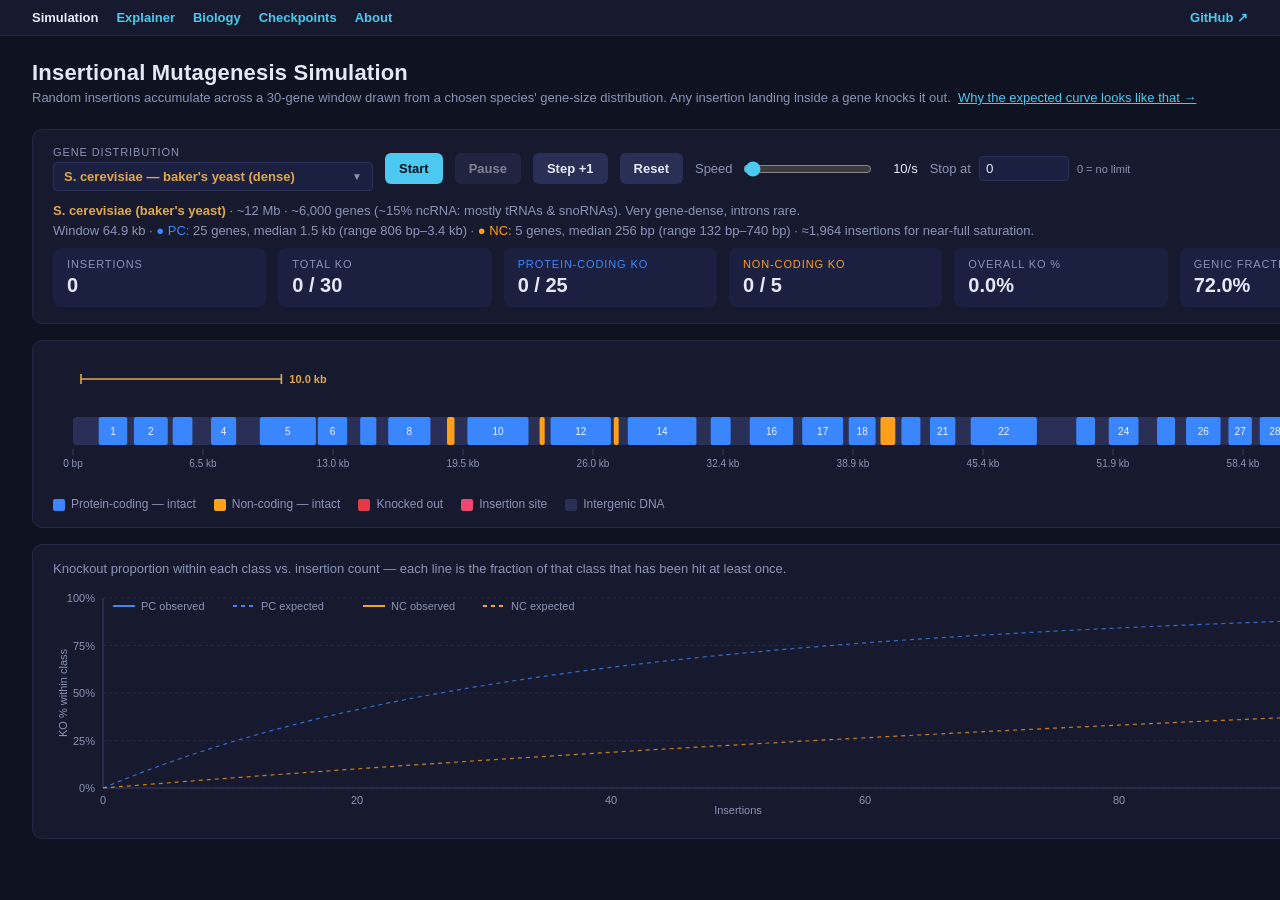
<file: index.html>
<!DOCTYPE html>
<html lang="en">
<head>
<meta charset="UTF-8" />
<title>Insertional Mutagenesis Simulation</title>
<link rel="stylesheet" href="shared.css">
<style>
  :root {
    --gene: #3a86ff;        /* protein-coding, intact */
    --gene-ko: #e63946;     /* knocked out (red) */
    --nc: #ff9f1c;          /* non-coding, intact */
    --nc-ko: #e63946;       /* knocked out (red) */
    --insert: #ef476f;
    --grid: #262a46;
  }
  header {
    padding: 24px 32px 8px;
  }
  h1 { margin: 0; font-weight: 600; font-size: 22px; letter-spacing: 0.2px; }
  .sub { color: var(--muted); font-size: 13px; margin-top: 4px; }

  main {
    display: grid;
    grid-template-columns: 1fr;
    gap: 16px;
    padding: 16px 32px 48px;
    max-width: 1400px;
    margin: 0 auto;
  }
  .panel { padding: 16px 20px; }
  .controls {
    display: flex;
    flex-wrap: wrap;
    gap: 12px;
    align-items: center;
  }
  button {
    background: var(--accent);
    color: #06121a;
    border: 0;
    padding: 8px 14px;
    border-radius: 6px;
    font-weight: 600;
    cursor: pointer;
    font-size: 13px;
  }
  button.secondary {
    background: #2a2f55;
    color: var(--ink);
  }
  button:disabled { opacity: 0.5; cursor: not-allowed; }
  label { font-size: 13px; color: var(--muted); display: flex; align-items: center; gap: 8px; }
  input[type="range"] { accent-color: var(--accent); }

  .stats {
    display: grid;
    grid-template-columns: repeat(6, 1fr);
    gap: 12px;
    margin-top: 8px;
  }
  @media (max-width: 1100px) {
    .stats { grid-template-columns: repeat(3, 1fr); }
  }
  .stat {
    background: #1c2040;
    border-radius: 8px;
    padding: 10px 14px;
  }
  .stat .k { font-size: 11px; color: var(--muted); text-transform: uppercase; letter-spacing: 0.08em; }
  .stat .v { font-size: 20px; font-weight: 700; margin-top: 4px; font-variant-numeric: tabular-nums; }

  .viz-wrap { overflow-x: auto; }
  svg { display: block; }
  .legend { display: flex; gap: 18px; margin-top: 10px; font-size: 12px; color: var(--muted); flex-wrap: wrap; }
  .legend .swatch { display: inline-block; width: 12px; height: 12px; border-radius: 2px; margin-right: 6px; vertical-align: middle; }

  .charts {
    display: grid;
    grid-template-columns: 1fr;
    gap: 16px;
  }
  @media (min-width: 900px) {
    .charts { grid-template-columns: 1fr; }
  }
</style>
</head>
<body>
<nav class="nav">
  <a href="index.html" class="active">Simulation</a>
  <a href="explainer.html">Explainer</a>
  <a href="biology.html">Biology</a>
  <a href="checkpoints.html">Checkpoints</a>
  <a href="about.html">About</a>
  <span class="spacer"></span>
  <a href="https://github.com/seanvw/mutagenesis" target="_blank" rel="noopener">GitHub ↗</a>
</nav>
<header>
  <h1>Insertional Mutagenesis Simulation</h1>
  <div class="sub">Random insertions accumulate across a 30-gene window drawn from a chosen species' gene-size distribution. Any insertion landing inside a gene knocks it out. &nbsp;<a href="explainer.html" style="color: var(--accent);">Why the expected curve looks like that →</a></div>
</header>

<main>
  <section class="panel">
    <div class="controls">
      <div style="display:flex; flex-direction:column; align-items:flex-start; gap:4px;">
        <span style="font-size:11px; text-transform:uppercase; letter-spacing:0.08em; color:var(--muted);">Gene distribution</span>
        <div id="presetWrap" style="position:relative;">
          <button id="presetBtn" type="button" style="background:#1c2040; border:1px solid #2a2f55; border-radius:4px; padding:6px 10px; font-size:13px; font-weight:600; cursor:pointer; text-align:left; min-width:320px; display:flex; justify-content:space-between; align-items:center; gap:10px;">
            <span id="presetLabel"></span>
            <span style="color:var(--muted); font-size:10px;">▼</span>
          </button>
          <div id="presetMenu" role="listbox" style="position:absolute; top:calc(100% + 4px); left:0; background:#1c2040; border:1px solid #2a2f55; border-radius:4px; min-width:100%; z-index:10; display:none; overflow:hidden; box-shadow:0 6px 20px rgba(0,0,0,0.4);"></div>
        </div>
      </div>
      <button id="startBtn">Start</button>
      <button id="pauseBtn" class="secondary" disabled>Pause</button>
      <button id="stepBtn" class="secondary">Step +1</button>
      <button id="resetBtn" class="secondary">Reset</button>
      <label>Speed
        <input id="speed" type="range" min="1" max="500" value="10" />
        <span id="speedVal" style="color:var(--ink); min-width: 5ch; text-align: right;">10/s</span>
      </label>
      <label>Stop at
        <input id="stopAt" type="number" min="0" value="0" style="width: 90px; background:#1c2040; color:var(--ink); border:1px solid #2a2f55; border-radius:4px; padding:4px 6px;" />
        <span style="font-size:11px;">0 = no limit</span>
      </label>
    </div>

    <div id="presetInfo" style="margin-top: 10px; font-size: 13px; color: var(--muted); line-height: 1.5;"></div>

    <div class="stats">
      <div class="stat"><div class="k">Insertions</div><div class="v" id="statInsertions">0</div></div>
      <div class="stat"><div class="k">Total KO</div><div class="v" id="statKO">0 / 30</div></div>
      <div class="stat"><div class="k" style="color: var(--gene)">Protein-coding KO</div><div class="v" id="statKOpc">0 / 0</div></div>
      <div class="stat"><div class="k" style="color: var(--nc)">Non-coding KO</div><div class="v" id="statKOnc">0 / 0</div></div>
      <div class="stat"><div class="k">Overall KO %</div><div class="v" id="statProp">0.0%</div></div>
      <div class="stat"><div class="k">Genic fraction of window</div><div class="v" id="statCoding">–</div></div>
    </div>
  </section>

  <section class="panel viz-wrap">
    <svg id="dna" width="1340" height="130" role="img" aria-label="DNA segment with genes"></svg>
    <div class="legend">
      <span><span class="swatch" style="background: var(--gene)"></span>Protein-coding — intact</span>
      <span><span class="swatch" style="background: var(--nc)"></span>Non-coding — intact</span>
      <span><span class="swatch" style="background: var(--gene-ko)"></span>Knocked out</span>
      <span><span class="swatch" style="background: var(--insert)"></span>Insertion site</span>
      <span><span class="swatch" style="background:#2a2f55"></span>Intergenic DNA</span>
    </div>
  </section>

  <section class="panel">
    <div style="font-size: 13px; color: var(--muted); margin-bottom: 6px;">Knockout proportion within each class vs. insertion count — each line is the fraction of that class that has been hit at least once.</div>
    <svg id="chart" width="1340" height="240"></svg>
  </section>
</main>

<script>
(() => {
  // ---------- Species presets ----------
  // Reference parameters for each genome. Gene sizes are drawn from log-normal
  // distributions fitted to typical gene-length data. "Size" = gene body
  // (exons + introns) — the target for insertional disruption.
  //
  // ncFraction   = proportion of annotated genes that are non-coding RNAs
  // pcMedian/Sigma = protein-coding size distribution (log-normal)
  // ncMedian/Sigma = non-coding size distribution (log-normal)
  // genicFraction = fraction of genome occupied by any gene body (PC + NC)
  const PRESETS = {
    carsonella: {
      label: "C. ruddii PV (psyllid endosymbiont)",
      pcMedian: 800,   pcSigma: 0.4,       // 182 PC genes packed into 160 kb → tight distribution
      ncMedian: 80,    ncSigma: 0.3,       // mostly tRNAs (~76 bp) plus a couple of rRNAs
      ncFraction: 0.15,                     // ~31 RNAs of ~213 total annotated
      genicFraction: 0.95,
      note: "~160 kb · 182 PC + ~31 RNAs. Densest known cellular genome — obligate endosymbiont of psyllids that has shed everything its host can supply."
    },
    ecoli: {
      label: "E. coli (bacterium)",
      pcMedian: 900,   pcSigma: 0.35,
      ncMedian: 100,   ncSigma: 0.55,      // tRNAs ~76 bp, rRNAs 1.5–2.9 kb, small sRNAs
      ncFraction: 0.03,                    // ~100 ncRNAs of ~4,300
      genicFraction: 0.88,
      note: "~4.6 Mb · ~4,300 genes (~3% ncRNA: tRNAs, rRNAs, sRNAs). Operons packed back-to-back."
    },
    yeast: {
      label: "S. cerevisiae (baker's yeast)",
      pcMedian: 1400,  pcSigma: 0.55,
      ncMedian: 150,   ncSigma: 0.75,     // tRNAs ~75 bp, snoRNAs ~100–200, a few longer ncRNAs
      ncFraction: 0.15,                    // ~800 of ~6000 genes are ncRNAs
      genicFraction: 0.72,
      note: "~12 Mb · ~6,000 genes (~15% ncRNA: mostly tRNAs & snoRNAs). Very gene-dense, introns rare."
    },
    arabidopsis: {
      label: "A. thaliana (thale cress)",
      pcMedian: 2100,  pcSigma: 0.7,
      ncMedian: 400,   ncSigma: 1.0,       // mix of miRNA precursors (~100 bp) & lncRNAs (kb-scale)
      ncFraction: 0.18,                    // ~5,000 ncRNAs among ~32,000 annotated genes
      genicFraction: 0.40,
      note: "~135 Mb · ~27,000 PC genes + ~5,000 ncRNAs (miRNAs, lncRNAs, tRNAs). Kilobase intergenic gaps."
    },
    human: {
      label: "H. sapiens (gene bodies incl. introns)",
      pcMedian: 14000, pcSigma: 1.15,      // very wide; some PC genes ≥100 kb
      ncMedian: 1200,  ncSigma: 1.35,      // lncRNAs kb-scale, miRNA precursors ~80 bp, snoRNAs
      ncFraction: 0.50,                    // roughly 20k PC + 20k+ lncRNA/miRNA/other
      genicFraction: 0.45,
      note: "~3.2 Gb · ~20,000 PC + ~20,000+ ncRNAs (lncRNAs, miRNAs). Gene bodies huge, separated by 10s–100s of kb."
    },
    parisjaponica: {
      label: "P. japonica (Japanese canopy plant)",
      pcMedian: 2500,  pcSigma: 0.85,      // gene-size distribution unknown — modelled on plants
      ncMedian: 600,   ncSigma: 1.1,
      ncFraction: 0.18,                    // assume plant-typical; annotation is incomplete
      genicFraction: 0.03,
      note: "~149 Gb · gene count uncertain (~30k est.). Largest known plant genome — gene bodies are <5% of DNA, the rest is transposon-derived repeats."
    },
    synthetic: {
      label: "Synthetic (original toy)",
      pcMedian: 1400,  pcSigma: 0.8,
      ncMedian: 300,   ncSigma: 0.9,
      ncFraction: 0.20,
      genicFraction: 0.55,
      note: "Arbitrary demo parameters — not based on any real organism."
    }
  };

  // Thematic accent colour for each species — used in the dropdown, selected value,
  // and info line. Kingdoms share a hue family: bacteria in pinks (Gram-stain),
  // plants in greens, animals in lilacs, fungi in amber, with the synthetic toy in grey.
  // Within a kingdom, the more extreme genome takes the more saturated/darker shade.
  const SPECIES_COLORS = {
    carsonella:    '#ff5c8a',   // hot pink — extreme bacterium
    ecoli:         '#e85a85',   // mid Gram-stain pink
    yeast:         '#e0a84a',   // amber
    arabidopsis:   '#5cbf3e',   // bright leaf green
    human:         '#b088f9',   // lilac
    parisjaponica: '#2d8a3e',   // deep forest green — extreme plant
    synthetic:     '#9aa1b8'    // neutral grey
  };

  const GENE_COUNT = 30;
  let DNA_LENGTH = 100000;     // recomputed from preset
  let currentPreset = 'yeast';

  const rand = (a, b) => a + Math.random() * (b - a);
  const randInt = (a, b) => Math.floor(rand(a, b + 1));

  // Standard normal via Box–Muller
  function randn() {
    const u = Math.max(Math.random(), 1e-12), v = Math.random();
    return Math.sqrt(-2 * Math.log(u)) * Math.cos(2 * Math.PI * v);
  }
  // Draw from log-normal with given median and sigma in log-space.
  function logNormal(median, sigma) {
    return median * Math.exp(sigma * randn());
  }

  // ---------- Build genes ----------
  function buildGenes() {
    const preset = PRESETS[currentPreset];

    // Decide how many of the 30 genes are non-coding. Round from preset.ncFraction,
    // clamped so we always have at least some PC (this keeps all six stat tiles meaningful).
    const ncCount = Math.min(GENE_COUNT - 1, Math.max(0, Math.round(GENE_COUNT * preset.ncFraction)));
    const pcCount = GENE_COUNT - ncCount;

    // Build a shuffled array of kinds so PC/NC slots are interleaved along the DNA.
    const kinds = Array.from({length: GENE_COUNT},
      (_, i) => i < ncCount ? 'nc' : 'pc');
    for (let i = kinds.length - 1; i > 0; i--) {
      const j = Math.floor(Math.random() * (i + 1));
      [kinds[i], kinds[j]] = [kinds[j], kinds[i]];
    }

    // Draw a size for each gene from the distribution appropriate to its class.
    const drawSize = (kind) => {
      const med = kind === 'pc' ? preset.pcMedian : preset.ncMedian;
      const sig = kind === 'pc' ? preset.pcSigma : preset.ncSigma;
      const lo = Math.max(40, Math.round(med * 0.1));
      const hi = Math.round(med * 20);
      return Math.round(Math.min(hi, Math.max(lo, logNormal(med, sig))));
    };
    const sizes = kinds.map(drawSize);

    // Set the DNA window length so total genic DNA matches the preset's genicFraction.
    const totalGenic = sizes.reduce((a, b) => a + b, 0);
    DNA_LENGTH = Math.round(totalGenic / preset.genicFraction);
    const totalGap = DNA_LENGTH - totalGenic;

    // Distribute intergenic DNA across 31 gaps with realistic variability.
    const gapRaw = Array.from({length: GENE_COUNT + 1}, () => logNormal(1, 0.8));
    const gapSum = gapRaw.reduce((a, b) => a + b, 0);
    const gaps = gapRaw.map(g => Math.max(20, Math.round(g * totalGap / gapSum)));

    const genes = [];
    let cursor = 0;
    for (let i = 0; i < GENE_COUNT; i++) {
      cursor += gaps[i];
      const start = cursor;
      const end = Math.min(DNA_LENGTH - 1, start + sizes[i] - 1);
      genes.push({
        id: i + 1,
        kind: kinds[i],
        start, end,
        size: end - start + 1,
        knocked: false
      });
      cursor = end + 1;
    }
    return genes;
  }

  // ---------- Length formatting ----------
  function fmtLen(bp) {
    if (bp >= 1e6) return (bp / 1e6).toFixed(bp >= 1e7 ? 0 : 1) + ' Mb';
    if (bp >= 1e3) return (bp / 1e3).toFixed(bp >= 1e5 ? 0 : 1) + ' kb';
    return bp + ' bp';
  }

  // ---------- State ----------
  let genes = [];
  let insertions = []; // positions
  let koCount = 0;
  let koPC = 0;        // protein-coding knockouts
  let koNC = 0;        // non-coding knockouts
  let pcTotal = 0;
  let ncTotal = 0;
  let running = false;
  let timer = null;

  // ---------- DOM ----------
  const svg = document.getElementById('dna');
  const chart = document.getElementById('chart');
  const statIns = document.getElementById('statInsertions');
  const statKO = document.getElementById('statKO');
  const statKOpc = document.getElementById('statKOpc');
  const statKOnc = document.getElementById('statKOnc');
  const statProp = document.getElementById('statProp');
  const statCoding = document.getElementById('statCoding');
  const speedEl = document.getElementById('speed');
  const speedVal = document.getElementById('speedVal');
  const stopAtEl = document.getElementById('stopAt');
  const startBtn = document.getElementById('startBtn');
  const pauseBtn = document.getElementById('pauseBtn');
  const stepBtn = document.getElementById('stepBtn');
  const resetBtn = document.getElementById('resetBtn');
  const presetWrap = document.getElementById('presetWrap');
  const presetBtn = document.getElementById('presetBtn');
  const presetMenu = document.getElementById('presetMenu');
  const presetLabel = document.getElementById('presetLabel');
  const presetInfo = document.getElementById('presetInfo');

  // Visible labels for the custom dropdown — kept here so the menu and the
  // selected-value display stay in sync without duplicating strings in markup.
  const PRESET_LABELS = {
    carsonella:    "C. ruddii — psyllid endosymbiont (densest known)",
    ecoli:         "E. coli — bacterium (very dense)",
    yeast:         "S. cerevisiae — baker's yeast (dense)",
    arabidopsis:   "A. thaliana — thale cress (moderate)",
    human:         "H. sapiens — gene bodies (sparse)",
    parisjaponica: "P. japonica — Japanese canopy plant (sparsest known)",
    synthetic:     "Synthetic (arbitrary)"
  };

  function buildPresetMenu() {
    presetMenu.innerHTML = '';
    for (const key of Object.keys(PRESET_LABELS)) {
      const item = document.createElement('div');
      item.textContent = PRESET_LABELS[key];
      item.setAttribute('role', 'option');
      item.dataset.value = key;
      item.style.cssText = `padding:8px 10px; cursor:pointer; color:${SPECIES_COLORS[key]}; font-weight:600; font-size:13px;`;
      item.addEventListener('mouseenter', () => { item.style.background = '#262a4a'; });
      item.addEventListener('mouseleave', () => { item.style.background = ''; });
      item.addEventListener('click', () => {
        currentPreset = key;
        applyPresetSelection();
        presetMenu.style.display = 'none';
        reset();
      });
      presetMenu.appendChild(item);
    }
  }

  function applyPresetSelection() {
    presetLabel.textContent = PRESET_LABELS[currentPreset];
    presetBtn.style.color = SPECIES_COLORS[currentPreset];
  }

  // ---------- DNA rendering ----------
  const SVG_W = 1340, SVG_H = 130;
  const PAD_X = 20;
  const TRACK_Y = 60;
  const TRACK_H = 28;
  const USABLE_W = SVG_W - 2 * PAD_X;
  const bpToX = bp => PAD_X + (bp / DNA_LENGTH) * USABLE_W;

  // Fixed 10 kb scale bar used across all genomes — makes it easy to compare
  // gene-density between species at a glance.
  const SCALE_BP = 10000;

  function drawScaleBar() {
    const color = SPECIES_COLORS[currentPreset];
    const y = 22;
    const xStart = PAD_X + 8;
    const xEnd = xStart + (SCALE_BP / DNA_LENGTH) * USABLE_W;
    const tickHalf = 5;

    // Main bar
    const bar = document.createElementNS('http://www.w3.org/2000/svg', 'line');
    bar.setAttribute('x1', xStart); bar.setAttribute('x2', xEnd);
    bar.setAttribute('y1', y); bar.setAttribute('y2', y);
    bar.setAttribute('stroke', color); bar.setAttribute('stroke-width', '1.6');
    svg.appendChild(bar);

    // End ticks
    for (const tx of [xStart, xEnd]) {
      const t = document.createElementNS('http://www.w3.org/2000/svg', 'line');
      t.setAttribute('x1', tx); t.setAttribute('x2', tx);
      t.setAttribute('y1', y - tickHalf); t.setAttribute('y2', y + tickHalf);
      t.setAttribute('stroke', color); t.setAttribute('stroke-width', '1.6');
      svg.appendChild(t);
    }

    // Label — placed to the right of the bar so it stays readable even when
    // the bar is only a few pixels wide (e.g. the human preset).
    const label = document.createElementNS('http://www.w3.org/2000/svg', 'text');
    label.setAttribute('x', xEnd + 8);
    label.setAttribute('y', y + 4);
    label.setAttribute('fill', color);
    label.setAttribute('font-size', '11');
    label.setAttribute('font-weight', '600');
    label.textContent = fmtLen(SCALE_BP);
    svg.appendChild(label);
  }

  function renderDNABase() {
    svg.innerHTML = '';

    // 100 kb reference scale bar (adaptive: steps down for shorter windows).
    drawScaleBar();

    // Backbone (intergenic)
    const back = document.createElementNS('http://www.w3.org/2000/svg', 'rect');
    back.setAttribute('x', PAD_X);
    back.setAttribute('y', TRACK_Y);
    back.setAttribute('width', USABLE_W);
    back.setAttribute('height', TRACK_H);
    back.setAttribute('fill', '#2a2f55');
    back.setAttribute('rx', 4);
    svg.appendChild(back);

    // Genes
    for (const g of genes) {
      const r = document.createElementNS('http://www.w3.org/2000/svg', 'rect');
      r.setAttribute('x', bpToX(g.start));
      r.setAttribute('y', TRACK_Y);
      r.setAttribute('width', Math.max(1, bpToX(g.end) - bpToX(g.start)));
      r.setAttribute('height', TRACK_H);
      r.setAttribute('fill', g.kind === 'pc' ? 'var(--gene)' : 'var(--nc)');
      r.setAttribute('rx', 2);
      r.dataset.geneId = g.id;
      r.dataset.kind = g.kind;
      const title = document.createElementNS('http://www.w3.org/2000/svg','title');
      title.textContent = `Gene ${g.id} · ${g.kind === 'pc' ? 'protein-coding' : 'non-coding'} · ${fmtLen(g.size)}`;
      r.appendChild(title);
      svg.appendChild(r);

      // Gene label (only if wide enough)
      const w = bpToX(g.end) - bpToX(g.start);
      if (w > 22) {
        const t = document.createElementNS('http://www.w3.org/2000/svg', 'text');
        t.setAttribute('x', bpToX(g.start) + w / 2);
        t.setAttribute('y', TRACK_Y + TRACK_H / 2 + 4);
        t.setAttribute('fill', '#eef3ff');
        t.setAttribute('font-size', '10');
        t.setAttribute('text-anchor', 'middle');
        t.setAttribute('pointer-events', 'none');
        t.textContent = g.id;
        svg.appendChild(t);
      }
    }

    // Scale ticks
    const ticks = 10;
    for (let i = 0; i <= ticks; i++) {
      const bp = Math.round((DNA_LENGTH * i) / ticks);
      const x = bpToX(bp);
      const tick = document.createElementNS('http://www.w3.org/2000/svg', 'line');
      tick.setAttribute('x1', x); tick.setAttribute('x2', x);
      tick.setAttribute('y1', TRACK_Y + TRACK_H + 4);
      tick.setAttribute('y2', TRACK_Y + TRACK_H + 10);
      tick.setAttribute('stroke', '#3a3f66');
      svg.appendChild(tick);
      const lbl = document.createElementNS('http://www.w3.org/2000/svg', 'text');
      lbl.setAttribute('x', x);
      lbl.setAttribute('y', TRACK_Y + TRACK_H + 22);
      lbl.setAttribute('fill', 'var(--muted)');
      lbl.setAttribute('font-size', '10');
      lbl.setAttribute('text-anchor', 'middle');
      lbl.textContent = fmtLen(bp);
      svg.appendChild(lbl);
    }
  }

  function setGeneKO(id) {
    const rect = svg.querySelector(`rect[data-gene-id="${id}"]`);
    if (!rect) return;
    const kind = rect.dataset.kind;
    rect.setAttribute('fill', kind === 'pc' ? 'var(--gene-ko)' : 'var(--nc-ko)');
  }

  function drawInsertion(pos) {
    const x = bpToX(pos);
    const line = document.createElementNS('http://www.w3.org/2000/svg', 'line');
    line.setAttribute('x1', x); line.setAttribute('x2', x);
    line.setAttribute('y1', TRACK_Y - 10);
    line.setAttribute('y2', TRACK_Y + TRACK_H + 2);
    line.setAttribute('stroke', 'var(--insert)');
    line.setAttribute('stroke-width', '1.2');
    line.setAttribute('opacity', '0.85');
    svg.appendChild(line);

    const tri = document.createElementNS('http://www.w3.org/2000/svg', 'polygon');
    tri.setAttribute('points', `${x-3},${TRACK_Y-12} ${x+3},${TRACK_Y-12} ${x},${TRACK_Y-6}`);
    tri.setAttribute('fill', 'var(--insert)');
    svg.appendChild(tri);
  }

  // ---------- Chart ----------
  const CH_W = 1340, CH_H = 240;
  const CH_PAD_L = 50, CH_PAD_R = 20, CH_PAD_T = 16, CH_PAD_B = 34;
  const CH_PLOT_W = CH_W - CH_PAD_L - CH_PAD_R;
  const CH_PLOT_H = CH_H - CH_PAD_T - CH_PAD_B;

  let chartMaxX = 100; // grows as insertions grow

  function renderChartBase() {
    chart.innerHTML = '';
    // Axes
    const axis = (x1,y1,x2,y2) => {
      const l = document.createElementNS('http://www.w3.org/2000/svg','line');
      l.setAttribute('x1',x1); l.setAttribute('y1',y1);
      l.setAttribute('x2',x2); l.setAttribute('y2',y2);
      l.setAttribute('stroke','#3a3f66'); l.setAttribute('stroke-width','1');
      return l;
    };
    chart.appendChild(axis(CH_PAD_L, CH_PAD_T, CH_PAD_L, CH_PAD_T + CH_PLOT_H));
    chart.appendChild(axis(CH_PAD_L, CH_PAD_T + CH_PLOT_H, CH_PAD_L + CH_PLOT_W, CH_PAD_T + CH_PLOT_H));

    // Y gridlines + labels (0, 25, 50, 75, 100)
    for (let p = 0; p <= 100; p += 25) {
      const y = CH_PAD_T + CH_PLOT_H - (p/100) * CH_PLOT_H;
      const g = document.createElementNS('http://www.w3.org/2000/svg','line');
      g.setAttribute('x1', CH_PAD_L); g.setAttribute('x2', CH_PAD_L + CH_PLOT_W);
      g.setAttribute('y1', y); g.setAttribute('y2', y);
      g.setAttribute('stroke', '#23274a'); g.setAttribute('stroke-dasharray','3,3');
      chart.appendChild(g);
      const t = document.createElementNS('http://www.w3.org/2000/svg','text');
      t.setAttribute('x', CH_PAD_L - 8); t.setAttribute('y', y + 4);
      t.setAttribute('fill','var(--muted)'); t.setAttribute('font-size','11');
      t.setAttribute('text-anchor','end');
      t.textContent = p + '%';
      chart.appendChild(t);
    }

    // Axis titles
    const xt = document.createElementNS('http://www.w3.org/2000/svg','text');
    xt.setAttribute('x', CH_PAD_L + CH_PLOT_W / 2);
    xt.setAttribute('y', CH_H - 8);
    xt.setAttribute('fill','var(--muted)'); xt.setAttribute('font-size','11');
    xt.setAttribute('text-anchor','middle');
    xt.textContent = 'Insertions';
    chart.appendChild(xt);

    const yt = document.createElementNS('http://www.w3.org/2000/svg','text');
    yt.setAttribute('x', 14); yt.setAttribute('y', CH_PAD_T + CH_PLOT_H / 2);
    yt.setAttribute('fill','var(--muted)'); yt.setAttribute('font-size','11');
    yt.setAttribute('text-anchor','middle');
    yt.setAttribute('transform', `rotate(-90 14 ${CH_PAD_T + CH_PLOT_H / 2})`);
    yt.textContent = 'KO % within class';
    chart.appendChild(yt);

    // Four curves: observed + expected, each for PC and NC classes.
    const makePath = (id, color, dashed) => {
      const p = document.createElementNS('http://www.w3.org/2000/svg','path');
      p.setAttribute('id', id);
      p.setAttribute('fill','none');
      p.setAttribute('stroke', color);
      p.setAttribute('stroke-width', dashed ? '1.2' : '1.8');
      if (dashed) {
        p.setAttribute('stroke-dasharray','4,4');
        p.setAttribute('opacity','0.75');
      }
      chart.appendChild(p);
    };
    makePath('expectedPC', '#3a86ff', true);
    makePath('expectedNC', '#ff9f1c', true);
    makePath('actualPC',   '#3a86ff', false);
    makePath('actualNC',   '#ff9f1c', false);

    // Legend
    const makeLegend = (x, color, label, dashed=false) => {
      const l = document.createElementNS('http://www.w3.org/2000/svg','line');
      l.setAttribute('x1', x); l.setAttribute('x2', x + 22);
      l.setAttribute('y1', CH_PAD_T + 8); l.setAttribute('y2', CH_PAD_T + 8);
      l.setAttribute('stroke', color); l.setAttribute('stroke-width','2');
      if (dashed) l.setAttribute('stroke-dasharray','4,4');
      chart.appendChild(l);
      const t = document.createElementNS('http://www.w3.org/2000/svg','text');
      t.setAttribute('x', x + 28); t.setAttribute('y', CH_PAD_T + 12);
      t.setAttribute('fill','var(--muted)'); t.setAttribute('font-size','11');
      t.textContent = label;
      chart.appendChild(t);
    };
    makeLegend(CH_PAD_L + 10,  '#3a86ff', 'PC observed');
    makeLegend(CH_PAD_L + 130, '#3a86ff', 'PC expected', true);
    makeLegend(CH_PAD_L + 260, '#ff9f1c', 'NC observed');
    makeLegend(CH_PAD_L + 380, '#ff9f1c', 'NC expected', true);
  }

  function redrawChart() {
    const actualPC = chart.querySelector('#actualPC');
    const actualNC = chart.querySelector('#actualNC');
    const expectedPC = chart.querySelector('#expectedPC');
    const expectedNC = chart.querySelector('#expectedNC');
    if (!actualPC || !actualNC || !expectedPC || !expectedNC) return;

    chartMaxX = Math.max(100, insertions.length, chartMaxX);
    // X ticks (5 gridlines). Clear previous labels first.
    chart.querySelectorAll('.x-tick').forEach(n => n.remove());
    for (let i = 0; i <= 5; i++) {
      const xv = Math.round((chartMaxX * i) / 5);
      const x = CH_PAD_L + (xv / chartMaxX) * CH_PLOT_W;
      const t = document.createElementNS('http://www.w3.org/2000/svg','text');
      t.setAttribute('x', x); t.setAttribute('y', CH_PAD_T + CH_PLOT_H + 16);
      t.setAttribute('fill','var(--muted)'); t.setAttribute('font-size','11');
      t.setAttribute('text-anchor','middle');
      t.setAttribute('class','x-tick');
      t.textContent = xv.toLocaleString();
      chart.appendChild(t);
    }

    // Observed PC/NC proportions from the timeline.
    const pts = state.timeline;
    const toPath = (points, denom) => {
      if (!points.length || denom === 0) return '';
      return points.map((p, i) => {
        const x = CH_PAD_L + (p.n / chartMaxX) * CH_PLOT_W;
        const y = CH_PAD_T + CH_PLOT_H - (p.val / denom) * CH_PLOT_H;
        return `${i === 0 ? 'M' : 'L'}${x.toFixed(1)},${y.toFixed(1)}`;
      }).join(' ');
    };
    actualPC.setAttribute('d', toPath(pts.map(p => ({n: p.n, val: p.pc})), pcTotal));
    actualNC.setAttribute('d', toPath(pts.map(p => ({n: p.n, val: p.nc})), ncTotal));

    // Expected: per-class subset of P(gene i KO) = 1 − (1 − sᵢ/L)ⁿ, averaged over the class.
    const pcSizes = genes.filter(g => g.kind === 'pc').map(g => g.size);
    const ncSizes = genes.filter(g => g.kind === 'nc').map(g => g.size);
    const L = DNA_LENGTH;
    const curveForSizes = (sizes) => {
      if (!sizes.length) return '';
      let d = '';
      const N = 120;
      for (let i = 0; i <= N; i++) {
        const n = (chartMaxX * i) / N;
        let ek = 0;
        for (const s of sizes) ek += 1 - Math.pow(1 - s / L, n);
        const x = CH_PAD_L + (n / chartMaxX) * CH_PLOT_W;
        const y = CH_PAD_T + CH_PLOT_H - (ek / sizes.length) * CH_PLOT_H;
        d += (i === 0 ? 'M' : 'L') + x.toFixed(1) + ',' + y.toFixed(1) + ' ';
      }
      return d;
    };
    expectedPC.setAttribute('d', curveForSizes(pcSizes));
    expectedNC.setAttribute('d', curveForSizes(ncSizes));
  }

  // ---------- Simulation ----------
  const state = { timeline: [] };

  function step() {
    const pos = randInt(0, DNA_LENGTH - 1);
    insertions.push(pos);
    // Determine if inside any gene (binary search since genes sorted by start)
    let lo = 0, hi = genes.length - 1, hit = -1;
    while (lo <= hi) {
      const mid = (lo + hi) >> 1;
      const g = genes[mid];
      if (pos < g.start) hi = mid - 1;
      else if (pos > g.end) lo = mid + 1;
      else { hit = mid; break; }
    }
    if (hit >= 0 && !genes[hit].knocked) {
      genes[hit].knocked = true;
      koCount++;
      if (genes[hit].kind === 'pc') koPC++; else koNC++;
      setGeneKO(genes[hit].id);
    }
    drawInsertion(pos);
    state.timeline.push({ n: insertions.length, ko: koCount, pc: koPC, nc: koNC });
    updateStats();
    redrawChart();

    const stopN = Number(stopAtEl.value) || 0;
    if (stopN > 0 && insertions.length >= stopN) pause();
    if (koCount >= GENE_COUNT) pause();
  }

  function updateStats() {
    statIns.textContent = insertions.length.toLocaleString();
    statKO.textContent = `${koCount} / ${GENE_COUNT}`;
    statKOpc.textContent = `${koPC} / ${pcTotal}`;
    statKOnc.textContent = `${koNC} / ${ncTotal}`;
    statProp.textContent = ((koCount / GENE_COUNT) * 100).toFixed(1) + '%';
  }

  function play() {
    if (running) return;
    running = true;
    startBtn.disabled = true;
    pauseBtn.disabled = false;
    scheduleNext();
  }

  function pause() {
    running = false;
    startBtn.disabled = false;
    pauseBtn.disabled = true;
    if (timer) { clearTimeout(timer); timer = null; }
  }

  function scheduleNext() {
    if (!running) return;
    const rate = Number(speedEl.value); // per second
    // Above ~60/s, batch multiple insertions per animation frame instead of shrinking the delay.
    const batch = rate > 60 ? Math.ceil(rate / 60) : 1;
    const delay = batch === 1 ? Math.max(8, 1000 / rate) : 16;
    timer = setTimeout(() => {
      for (let i = 0; i < batch && koCount < GENE_COUNT; i++) step();
      scheduleNext();
    }, delay);
  }

  function reset() {
    pause();
    genes = buildGenes();
    pcTotal = genes.filter(g => g.kind === 'pc').length;
    ncTotal = genes.filter(g => g.kind === 'nc').length;
    insertions = [];
    koCount = 0; koPC = 0; koNC = 0;
    state.timeline = [{ n: 0, ko: 0, pc: 0, nc: 0 }];
    chartMaxX = 100;
    renderDNABase();
    renderChartBase();
    redrawChart();
    updateStats();
    updatePresetInfo();

    const coding = genes.reduce((a, g) => a + g.size, 0);
    statCoding.textContent = ((coding / DNA_LENGTH) * 100).toFixed(1) + '%';
  }

  function updatePresetInfo() {
    const preset = PRESETS[currentPreset];
    const pcSizes = genes.filter(g => g.kind === 'pc').map(g => g.size).sort((a, b) => a - b);
    const ncSizes = genes.filter(g => g.kind === 'nc').map(g => g.size).sort((a, b) => a - b);
    const med = (arr) => arr.length ? arr[Math.floor(arr.length / 2)] : null;
    const allSizes = genes.map(g => g.size).sort((a, b) => a - b);
    const smallest = allSizes[0];
    // Suggested "full saturation" insertions ≈ (L / s_smallest) × H_30, as a rough budget.
    const H30 = 3.9949;
    const suggested = Math.round((DNA_LENGTH / smallest) * H30);

    const pcLine = pcSizes.length
      ? `<span style="color: var(--gene)">● PC:</span> ${pcSizes.length} genes, median ${fmtLen(med(pcSizes))} (range ${fmtLen(pcSizes[0])}–${fmtLen(pcSizes[pcSizes.length-1])})`
      : `<span style="color: var(--gene)">● PC:</span> 0 genes in this window`;
    const ncLine = ncSizes.length
      ? `<span style="color: var(--nc)">● NC:</span> ${ncSizes.length} genes, median ${fmtLen(med(ncSizes))} (range ${fmtLen(ncSizes[0])}–${fmtLen(ncSizes[ncSizes.length-1])})`
      : `<span style="color: var(--nc)">● NC:</span> 0 genes in this window`;

    presetInfo.innerHTML =
      `<b style="color: ${SPECIES_COLORS[currentPreset]}">${preset.label}</b> · ${preset.note}<br>` +
      `<span style="color: var(--muted)">Window ${fmtLen(DNA_LENGTH)} · ${pcLine} · ${ncLine} · ` +
      `≈${suggested.toLocaleString()} insertions for near-full saturation.</span>`;
  }

  // ---------- Wire up ----------
  startBtn.addEventListener('click', play);
  pauseBtn.addEventListener('click', pause);
  stepBtn.addEventListener('click', () => { if (koCount < GENE_COUNT) step(); });
  resetBtn.addEventListener('click', reset);
  speedEl.addEventListener('input', () => {
    speedVal.textContent = speedEl.value + '/s';
  });
  presetBtn.addEventListener('click', () => {
    presetMenu.style.display = presetMenu.style.display === 'block' ? 'none' : 'block';
  });
  document.addEventListener('click', (e) => {
    if (!presetWrap.contains(e.target)) presetMenu.style.display = 'none';
  });
  document.addEventListener('keydown', (e) => {
    if (e.key === 'Escape') presetMenu.style.display = 'none';
  });

  buildPresetMenu();
  applyPresetSelection();
  reset();
})();
</script>
</body>
</html>
</file>
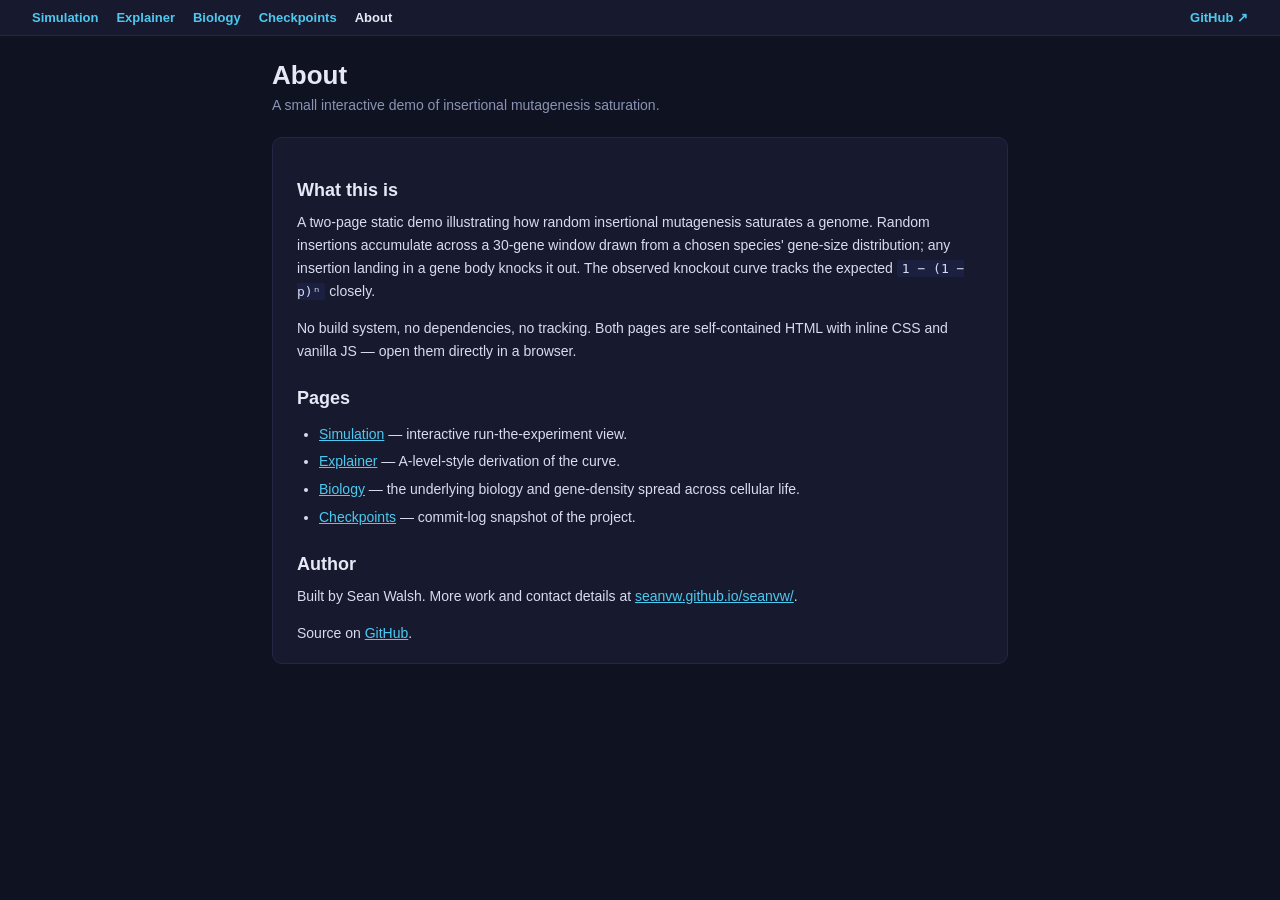
<file: about.html>
<!DOCTYPE html>
<html lang="en">
<head>
<meta charset="UTF-8" />
<title>About — Insertional Mutagenesis</title>
<link rel="stylesheet" href="shared.css">
<style>
  header { padding: 24px 32px 8px; max-width: 800px; margin: 0 auto; }
  h1 { margin: 0; font-weight: 600; font-size: 26px; }
  h2 { font-weight: 600; font-size: 18px; margin: 24px 0 10px; color: var(--ink); }
  .sub { color: var(--muted); font-size: 14px; margin-top: 6px; }

  main {
    display: grid;
    gap: 16px;
    padding: 16px 32px 48px;
    max-width: 800px;
    margin: 0 auto;
  }
  .panel { padding: 18px 24px; }
  .prose p { line-height: 1.65; font-size: 14px; color: #d8dcef; margin: 0 0 14px; }
  .prose p:last-child { margin-bottom: 0; }
  .prose a { color: var(--accent); }
  .prose ul { padding-left: 22px; line-height: 1.7; font-size: 14px; color: #d8dcef; }
  .prose li { margin: 4px 0; }
  .prose code { font-size: 13px; background: #1c2040; padding: 1px 5px; border-radius: 3px; }
</style>
</head>
<body>
<nav class="nav">
  <a href="index.html">Simulation</a>
  <a href="explainer.html">Explainer</a>
  <a href="biology.html">Biology</a>
  <a href="checkpoints.html">Checkpoints</a>
  <a href="about.html" class="active">About</a>
  <span class="spacer"></span>
  <a href="https://github.com/seanvw/mutagenesis" target="_blank" rel="noopener">GitHub ↗</a>
</nav>

<header>
  <h1>About</h1>
  <div class="sub">A small interactive demo of insertional mutagenesis saturation.</div>
</header>

<main>
  <section class="panel prose">
    <h2>What this is</h2>
    <p>A two-page static demo illustrating how random insertional mutagenesis saturates a genome. Random insertions accumulate across a 30-gene window drawn from a chosen species' gene-size distribution; any insertion landing in a gene body knocks it out. The observed knockout curve tracks the expected <code>1 − (1 − p)ⁿ</code> closely.</p>
    <p>No build system, no dependencies, no tracking. Both pages are self-contained HTML with inline CSS and vanilla JS — open them directly in a browser.</p>

    <h2>Pages</h2>
    <ul>
      <li><a href="index.html">Simulation</a> — interactive run-the-experiment view.</li>
      <li><a href="explainer.html">Explainer</a> — A-level-style derivation of the curve.</li>
      <li><a href="biology.html">Biology</a> — the underlying biology and gene-density spread across cellular life.</li>
      <li><a href="checkpoints.html">Checkpoints</a> — commit-log snapshot of the project.</li>
    </ul>

    <h2>Author</h2>
    <p>Built by Sean Walsh. More work and contact details at <a href="https://seanvw.github.io/seanvw/" target="_blank" rel="noopener">seanvw.github.io/seanvw/</a>.</p>
    <p>Source on <a href="https://github.com/seanvw/mutagenesis" target="_blank" rel="noopener">GitHub</a>.</p>
  </section>
</main>
</body>
</html>
</file>
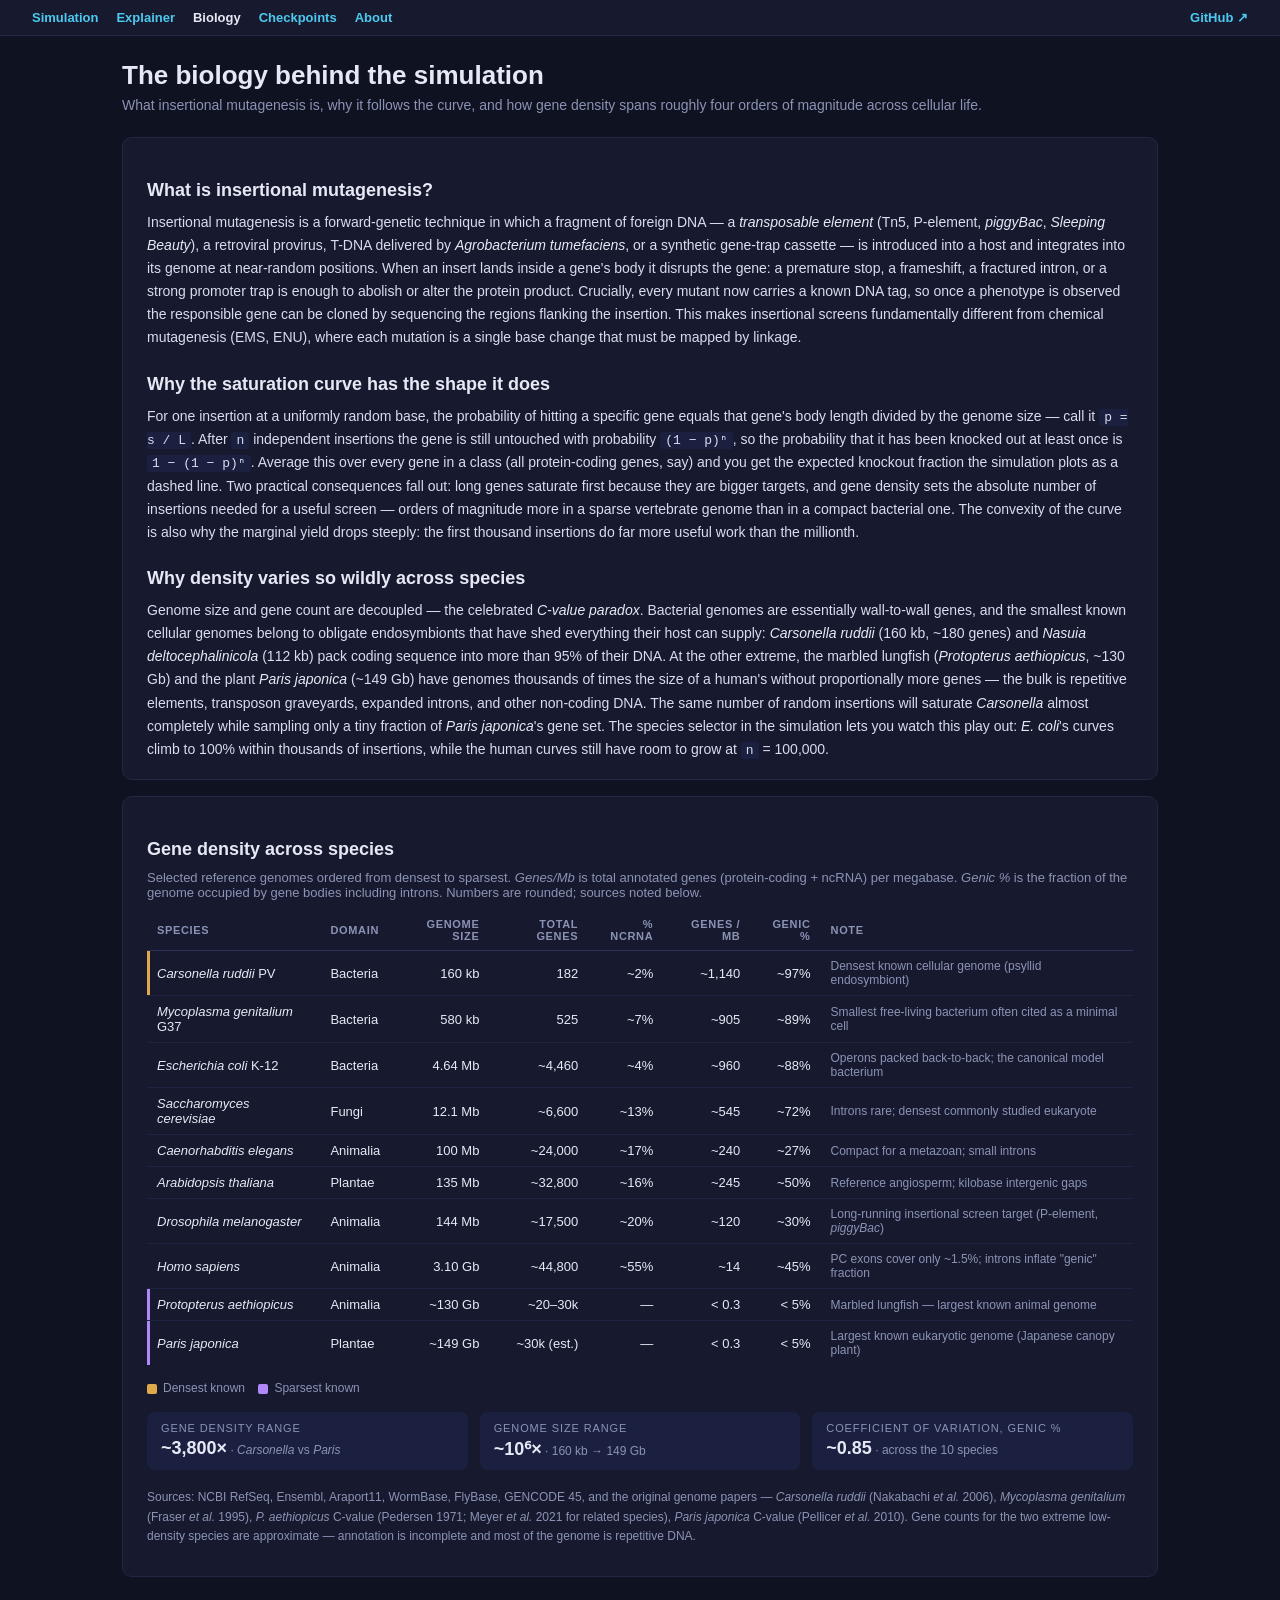
<file: biology.html>
<!DOCTYPE html>
<html lang="en">
<head>
<meta charset="UTF-8" />
<title>Biology — Insertional Mutagenesis</title>
<link rel="stylesheet" href="shared.css">
<style>
  :root {
    --gene: #3a86ff;
    --nc: #ff9f1c;
    --extreme-hi: #e0a84a;
    --extreme-lo: #b088f9;
  }
  header { padding: 24px 32px 8px; max-width: 1100px; margin: 0 auto; }
  h1 { margin: 0; font-weight: 600; font-size: 26px; }
  h2 { font-weight: 600; font-size: 18px; margin: 24px 0 10px; color: var(--ink); }
  .sub { color: var(--muted); font-size: 14px; margin-top: 6px; }

  main {
    display: grid;
    gap: 16px;
    padding: 16px 32px 48px;
    max-width: 1100px;
    margin: 0 auto;
  }
  .panel { padding: 18px 24px; }
  .prose p { line-height: 1.65; font-size: 14px; color: #d8dcef; margin: 0 0 14px; }
  .prose p:last-child { margin-bottom: 0; }
  .prose i { color: var(--ink); }
  .prose code { font-size: 13px; background: #1c2040; padding: 1px 5px; border-radius: 3px; }

  table { border-collapse: collapse; width: 100%; font-size: 13px; margin-top: 10px; }
  th, td { padding: 8px 10px; border-bottom: 1px solid #1f2342; }
  th {
    text-align: left;
    color: var(--muted);
    font-weight: 600;
    font-size: 11px;
    text-transform: uppercase;
    letter-spacing: 0.06em;
    border-bottom: 1px solid #2a2f55;
  }
  tbody tr:last-child td { border-bottom: none; }
  td.num { font-variant-numeric: tabular-nums; text-align: right; }
  th.num { text-align: right; }
  td.species i { color: var(--ink); }
  td.note { color: var(--muted); font-size: 12px; }

  tr.extreme-hi td:first-child { box-shadow: inset 3px 0 0 var(--extreme-hi); }
  tr.extreme-lo td:first-child { box-shadow: inset 3px 0 0 var(--extreme-lo); }

  .legend {
    margin-top: 14px;
    font-size: 12px;
    color: var(--muted);
    line-height: 1.6;
  }
  .legend .swatch {
    display: inline-block;
    width: 10px; height: 10px;
    margin-right: 6px;
    vertical-align: middle;
    border-radius: 2px;
  }
  .summary {
    display: grid;
    grid-template-columns: repeat(3, 1fr);
    gap: 12px;
    margin-top: 14px;
  }
  @media (max-width: 800px) { .summary { grid-template-columns: 1fr; } }
  .stat {
    background: #1c2040;
    border-radius: 8px;
    padding: 10px 14px;
  }
  .stat .k { font-size: 11px; color: var(--muted); text-transform: uppercase; letter-spacing: 0.08em; }
  .stat .v { font-size: 18px; font-weight: 700; margin-top: 4px; font-variant-numeric: tabular-nums; }
  .stat .v small { font-weight: 400; font-size: 12px; color: var(--muted); }
</style>
</head>
<body>
<nav class="nav">
  <a href="index.html">Simulation</a>
  <a href="explainer.html">Explainer</a>
  <a href="biology.html" class="active">Biology</a>
  <a href="checkpoints.html">Checkpoints</a>
  <a href="about.html">About</a>
  <span class="spacer"></span>
  <a href="https://github.com/seanvw/mutagenesis" target="_blank" rel="noopener">GitHub ↗</a>
</nav>

<header>
  <h1>The biology behind the simulation</h1>
  <div class="sub">What insertional mutagenesis is, why it follows the curve, and how gene density spans roughly four orders of magnitude across cellular life.</div>
</header>

<main>
  <section class="panel prose">
    <h2>What is insertional mutagenesis?</h2>
    <p>Insertional mutagenesis is a forward-genetic technique in which a fragment of foreign DNA — a <i>transposable element</i> (Tn5, P-element, <i>piggyBac</i>, <i>Sleeping Beauty</i>), a retroviral provirus, T-DNA delivered by <i>Agrobacterium tumefaciens</i>, or a synthetic gene-trap cassette — is introduced into a host and integrates into its genome at near-random positions. When an insert lands inside a gene's body it disrupts the gene: a premature stop, a frameshift, a fractured intron, or a strong promoter trap is enough to abolish or alter the protein product. Crucially, every mutant now carries a known DNA tag, so once a phenotype is observed the responsible gene can be cloned by sequencing the regions flanking the insertion. This makes insertional screens fundamentally different from chemical mutagenesis (EMS, ENU), where each mutation is a single base change that must be mapped by linkage.</p>

    <h2>Why the saturation curve has the shape it does</h2>
    <p>For one insertion at a uniformly random base, the probability of hitting a specific gene equals that gene's body length divided by the genome size — call it <code>p = s / L</code>. After <code>n</code> independent insertions the gene is still untouched with probability <code>(1 − p)ⁿ</code>, so the probability that it has been knocked out at least once is <code>1 − (1 − p)ⁿ</code>. Average this over every gene in a class (all protein-coding genes, say) and you get the expected knockout fraction the simulation plots as a dashed line. Two practical consequences fall out: long genes saturate first because they are bigger targets, and gene density sets the absolute number of insertions needed for a useful screen — orders of magnitude more in a sparse vertebrate genome than in a compact bacterial one. The convexity of the curve is also why the marginal yield drops steeply: the first thousand insertions do far more useful work than the millionth.</p>

    <h2>Why density varies so wildly across species</h2>
    <p>Genome size and gene count are decoupled — the celebrated <i>C-value paradox</i>. Bacterial genomes are essentially wall-to-wall genes, and the smallest known cellular genomes belong to obligate endosymbionts that have shed everything their host can supply: <i>Carsonella ruddii</i> (160 kb, ~180 genes) and <i>Nasuia deltocephalinicola</i> (112 kb) pack coding sequence into more than 95% of their DNA. At the other extreme, the marbled lungfish (<i>Protopterus aethiopicus</i>, ~130 Gb) and the plant <i>Paris japonica</i> (~149 Gb) have genomes thousands of times the size of a human's without proportionally more genes — the bulk is repetitive elements, transposon graveyards, expanded introns, and other non-coding DNA. The same number of random insertions will saturate <i>Carsonella</i> almost completely while sampling only a tiny fraction of <i>Paris japonica</i>'s gene set. The species selector in the simulation lets you watch this play out: <i>E. coli</i>'s curves climb to 100% within thousands of insertions, while the human curves still have room to grow at <code>n</code> = 100,000.</p>
  </section>

  <section class="panel">
    <h2>Gene density across species</h2>
    <p style="font-size: 13px; color: var(--muted); margin: 0;">Selected reference genomes ordered from densest to sparsest. <i>Genes/Mb</i> is total annotated genes (protein-coding + ncRNA) per megabase. <i>Genic %</i> is the fraction of the genome occupied by gene bodies including introns. Numbers are rounded; sources noted below.</p>

    <table>
      <thead>
        <tr>
          <th>Species</th>
          <th>Domain</th>
          <th class="num">Genome size</th>
          <th class="num">Total genes</th>
          <th class="num">% ncRNA</th>
          <th class="num">Genes / Mb</th>
          <th class="num">Genic %</th>
          <th>Note</th>
        </tr>
      </thead>
      <tbody>
        <tr class="extreme-hi">
          <td class="species"><i>Carsonella ruddii</i> PV</td>
          <td>Bacteria</td>
          <td class="num">160 kb</td>
          <td class="num">182</td>
          <td class="num">~2%</td>
          <td class="num">~1,140</td>
          <td class="num">~97%</td>
          <td class="note">Densest known cellular genome (psyllid endosymbiont)</td>
        </tr>
        <tr>
          <td class="species"><i>Mycoplasma genitalium</i> G37</td>
          <td>Bacteria</td>
          <td class="num">580 kb</td>
          <td class="num">525</td>
          <td class="num">~7%</td>
          <td class="num">~905</td>
          <td class="num">~89%</td>
          <td class="note">Smallest free-living bacterium often cited as a minimal cell</td>
        </tr>
        <tr>
          <td class="species"><i>Escherichia coli</i> K-12</td>
          <td>Bacteria</td>
          <td class="num">4.64 Mb</td>
          <td class="num">~4,460</td>
          <td class="num">~4%</td>
          <td class="num">~960</td>
          <td class="num">~88%</td>
          <td class="note">Operons packed back-to-back; the canonical model bacterium</td>
        </tr>
        <tr>
          <td class="species"><i>Saccharomyces cerevisiae</i></td>
          <td>Fungi</td>
          <td class="num">12.1 Mb</td>
          <td class="num">~6,600</td>
          <td class="num">~13%</td>
          <td class="num">~545</td>
          <td class="num">~72%</td>
          <td class="note">Introns rare; densest commonly studied eukaryote</td>
        </tr>
        <tr>
          <td class="species"><i>Caenorhabditis elegans</i></td>
          <td>Animalia</td>
          <td class="num">100 Mb</td>
          <td class="num">~24,000</td>
          <td class="num">~17%</td>
          <td class="num">~240</td>
          <td class="num">~27%</td>
          <td class="note">Compact for a metazoan; small introns</td>
        </tr>
        <tr>
          <td class="species"><i>Arabidopsis thaliana</i></td>
          <td>Plantae</td>
          <td class="num">135 Mb</td>
          <td class="num">~32,800</td>
          <td class="num">~16%</td>
          <td class="num">~245</td>
          <td class="num">~50%</td>
          <td class="note">Reference angiosperm; kilobase intergenic gaps</td>
        </tr>
        <tr>
          <td class="species"><i>Drosophila melanogaster</i></td>
          <td>Animalia</td>
          <td class="num">144 Mb</td>
          <td class="num">~17,500</td>
          <td class="num">~20%</td>
          <td class="num">~120</td>
          <td class="num">~30%</td>
          <td class="note">Long-running insertional screen target (P-element, <i>piggyBac</i>)</td>
        </tr>
        <tr>
          <td class="species"><i>Homo sapiens</i></td>
          <td>Animalia</td>
          <td class="num">3.10 Gb</td>
          <td class="num">~44,800</td>
          <td class="num">~55%</td>
          <td class="num">~14</td>
          <td class="num">~45%</td>
          <td class="note">PC exons cover only ~1.5%; introns inflate "genic" fraction</td>
        </tr>
        <tr class="extreme-lo">
          <td class="species"><i>Protopterus aethiopicus</i></td>
          <td>Animalia</td>
          <td class="num">~130 Gb</td>
          <td class="num">~20–30k</td>
          <td class="num">—</td>
          <td class="num">&lt; 0.3</td>
          <td class="num">&lt; 5%</td>
          <td class="note">Marbled lungfish — largest known animal genome</td>
        </tr>
        <tr class="extreme-lo">
          <td class="species"><i>Paris japonica</i></td>
          <td>Plantae</td>
          <td class="num">~149 Gb</td>
          <td class="num">~30k (est.)</td>
          <td class="num">—</td>
          <td class="num">&lt; 0.3</td>
          <td class="num">&lt; 5%</td>
          <td class="note">Largest known eukaryotic genome (Japanese canopy plant)</td>
        </tr>
      </tbody>
    </table>

    <div class="legend">
      <span><span class="swatch" style="background: var(--extreme-hi)"></span>Densest known</span>
      &nbsp;&nbsp;
      <span><span class="swatch" style="background: var(--extreme-lo)"></span>Sparsest known</span>
    </div>

    <div class="summary">
      <div class="stat">
        <div class="k">Gene density range</div>
        <div class="v">~3,800×<small> &middot; <i>Carsonella</i> vs <i>Paris</i></small></div>
      </div>
      <div class="stat">
        <div class="k">Genome size range</div>
        <div class="v">~10⁶×<small> &middot; 160 kb → 149 Gb</small></div>
      </div>
      <div class="stat">
        <div class="k">Coefficient of variation, genic %</div>
        <div class="v">~0.85<small> &middot; across the 10 species</small></div>
      </div>
    </div>

    <p class="legend" style="margin-top: 18px;">
      Sources: NCBI RefSeq, Ensembl, Araport11, WormBase, FlyBase, GENCODE 45, and the original genome papers — <i>Carsonella ruddii</i> (Nakabachi <i>et al.</i> 2006), <i>Mycoplasma genitalium</i> (Fraser <i>et al.</i> 1995), <i>P. aethiopicus</i> C-value (Pedersen 1971; Meyer <i>et al.</i> 2021 for related species), <i>Paris japonica</i> C-value (Pellicer <i>et al.</i> 2010). Gene counts for the two extreme low-density species are approximate — annotation is incomplete and most of the genome is repetitive DNA.
    </p>
  </section>
</main>
</body>
</html>
</file>
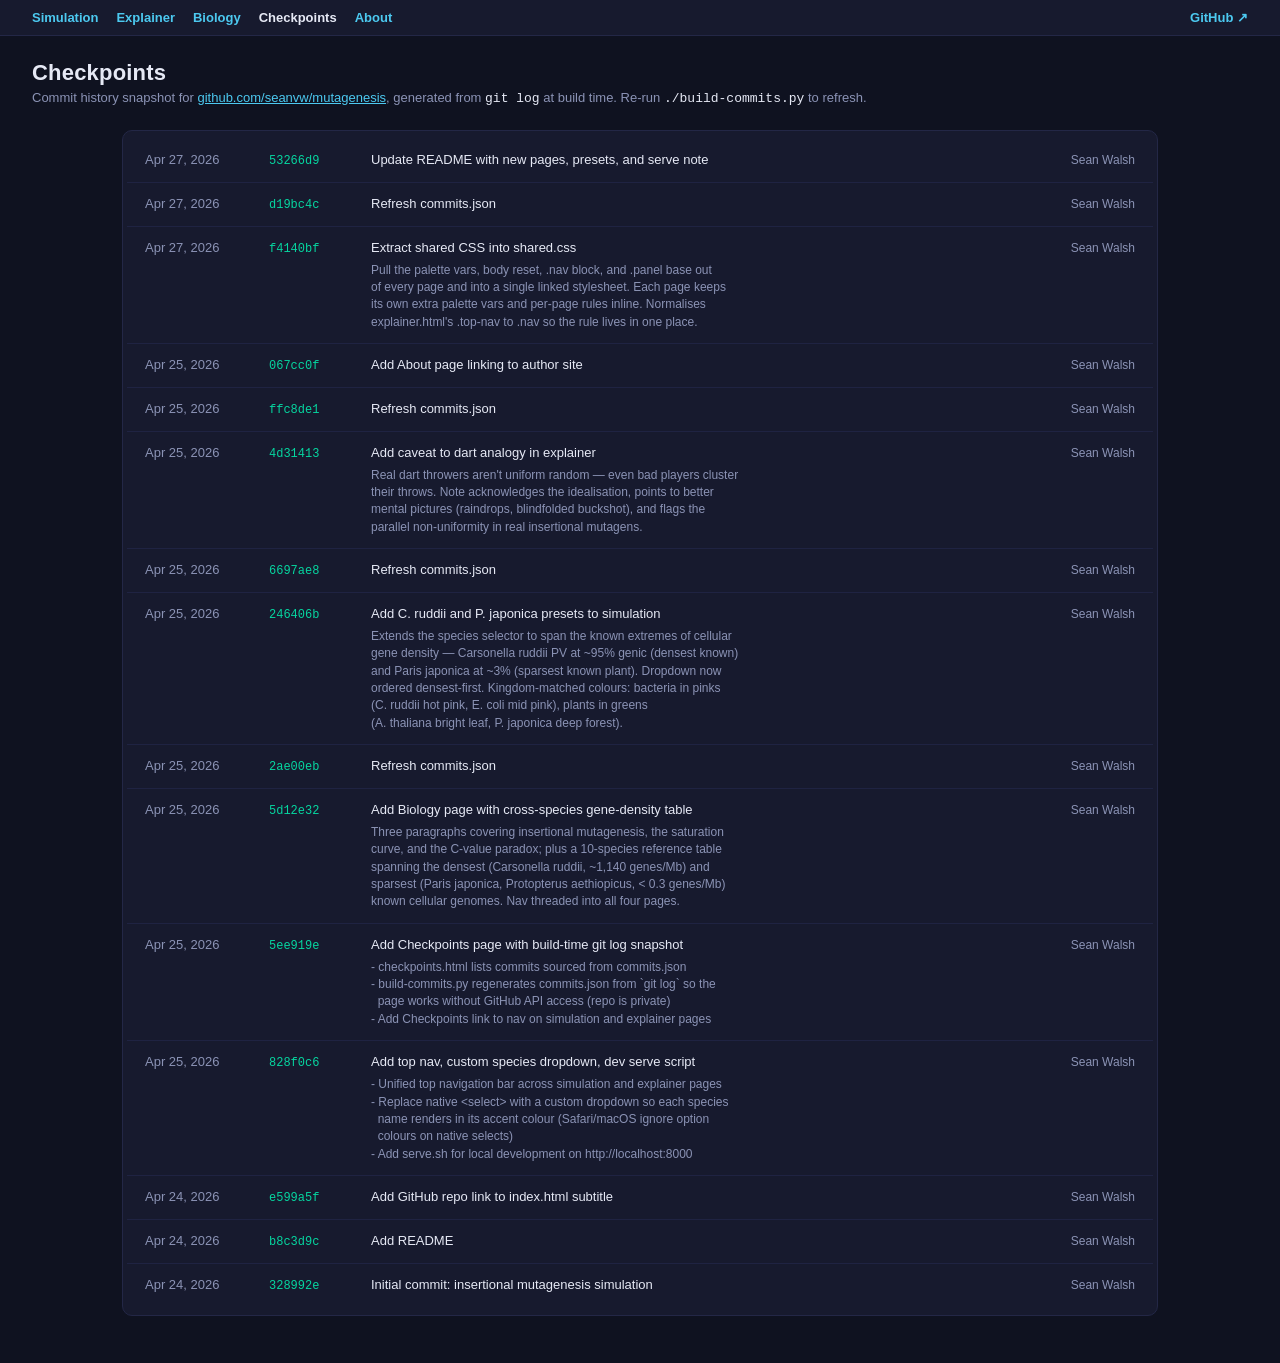
<file: checkpoints.html>
<!DOCTYPE html>
<html lang="en">
<head>
<meta charset="UTF-8" />
<title>Checkpoints — Insertional Mutagenesis</title>
<link rel="stylesheet" href="shared.css">
<style>
  header { padding: 24px 32px 8px; }
  h1 { margin: 0; font-weight: 600; font-size: 22px; letter-spacing: 0.2px; }
  .sub { color: var(--muted); font-size: 13px; margin-top: 4px; }

  main {
    display: grid;
    gap: 16px;
    padding: 16px 32px 48px;
    max-width: 1100px;
    margin: 0 auto;
  }
  .panel { padding: 8px 4px; }
  .commit {
    display: grid;
    grid-template-columns: 110px 88px 1fr auto;
    gap: 14px;
    align-items: baseline;
    padding: 12px 18px;
    border-bottom: 1px solid #1f2342;
    font-size: 13px;
  }
  .commit:last-child { border-bottom: 0; }
  .commit .when { color: var(--muted); font-variant-numeric: tabular-nums; }
  .commit .sha {
    font-family: ui-monospace, SFMono-Regular, Menlo, Consolas, monospace;
    color: var(--good);
    text-decoration: none;
    font-size: 12px;
  }
  .commit .sha:hover { text-decoration: underline; }
  .commit .msg { color: var(--ink); line-height: 1.45; }
  .commit .msg .body {
    display: block;
    color: var(--muted);
    font-size: 12px;
    margin-top: 4px;
    white-space: pre-wrap;
  }
  .commit .who { color: var(--muted); font-size: 12px; text-align: right; }
  .status {
    padding: 24px;
    text-align: center;
    color: var(--muted);
    font-size: 13px;
  }
  .status.error { color: #ff8a99; }
  @media (max-width: 720px) {
    .commit {
      grid-template-columns: 1fr auto;
      grid-template-areas: "msg sha" "who when";
      row-gap: 4px;
    }
    .commit .msg { grid-area: msg; }
    .commit .sha { grid-area: sha; text-align: right; }
    .commit .who { grid-area: who; text-align: left; }
    .commit .when { grid-area: when; text-align: right; }
  }
</style>
</head>
<body>
<nav class="nav">
  <a href="index.html">Simulation</a>
  <a href="explainer.html">Explainer</a>
  <a href="biology.html">Biology</a>
  <a href="checkpoints.html" class="active">Checkpoints</a>
  <a href="about.html">About</a>
  <span class="spacer"></span>
  <a href="https://github.com/seanvw/mutagenesis" target="_blank" rel="noopener">GitHub ↗</a>
</nav>

<header>
  <h1>Checkpoints</h1>
  <div class="sub">Commit history snapshot for <a href="https://github.com/seanvw/mutagenesis" style="color: var(--accent);">github.com/seanvw/mutagenesis</a>, generated from <code style="color: var(--ink);">git log</code> at build time. Re-run <code style="color: var(--ink);">./build-commits.py</code> to refresh.</div>
</header>

<main>
  <section class="panel">
    <div id="commits"><div class="status">Loading checkpoints…</div></div>
  </section>
</main>

<script>
(() => {
  const container = document.getElementById('commits');

  const rtf = new Intl.RelativeTimeFormat('en', { numeric: 'auto' });
  function relTime(iso) {
    const then = new Date(iso).getTime();
    const diffSec = (then - Date.now()) / 1000;
    const abs = Math.abs(diffSec);
    if (abs < 60)         return rtf.format(Math.round(diffSec), 'second');
    if (abs < 3600)       return rtf.format(Math.round(diffSec / 60), 'minute');
    if (abs < 86400)      return rtf.format(Math.round(diffSec / 3600), 'hour');
    if (abs < 86400 * 30) return rtf.format(Math.round(diffSec / 86400), 'day');
    return new Date(iso).toLocaleDateString(undefined, { year: 'numeric', month: 'short', day: 'numeric' });
  }

  function absTime(iso) {
    return new Date(iso).toLocaleString(undefined, {
      year: 'numeric', month: 'short', day: 'numeric',
      hour: '2-digit', minute: '2-digit'
    });
  }

  function escape(s) {
    return s.replace(/[&<>"']/g, c => ({'&':'&amp;','<':'&lt;','>':'&gt;','"':'&quot;',"'":'&#39;'}[c]));
  }

  function render(commits) {
    if (!commits.length) {
      container.innerHTML = '<div class="status">No commits found.</div>';
      return;
    }
    container.innerHTML = commits.map(c => {
      // Strip Co-Authored-By trailers and blank lines from the body preview.
      const body = (c.body || '')
        .split('\n')
        .filter(l => l.trim() && !/^Co-Authored-By:/i.test(l.trim()))
        .join('\n')
        .trim();
      return `
        <div class="commit">
          <span class="when" title="${escape(absTime(c.date))}">${escape(relTime(c.date))}</span>
          <a class="sha" href="${escape(c.url)}" target="_blank" rel="noopener">${escape(c.short_sha)}</a>
          <span class="msg">${escape(c.subject)}${body ? `<span class="body">${escape(body)}</span>` : ''}</span>
          <span class="who">${escape(c.author)}</span>
        </div>
      `;
    }).join('');
  }

  fetch('commits.json', { cache: 'no-cache' })
    .then(r => {
      if (!r.ok) throw new Error(`commits.json returned ${r.status}`);
      return r.json();
    })
    .then(render)
    .catch(err => {
      container.innerHTML = `<div class="status error">Couldn't load commits.json: ${escape(err.message)}.<br>Run <code>./build-commits.py</code> to generate it.</div>`;
    });
})();
</script>
</body>
</html>
</file>
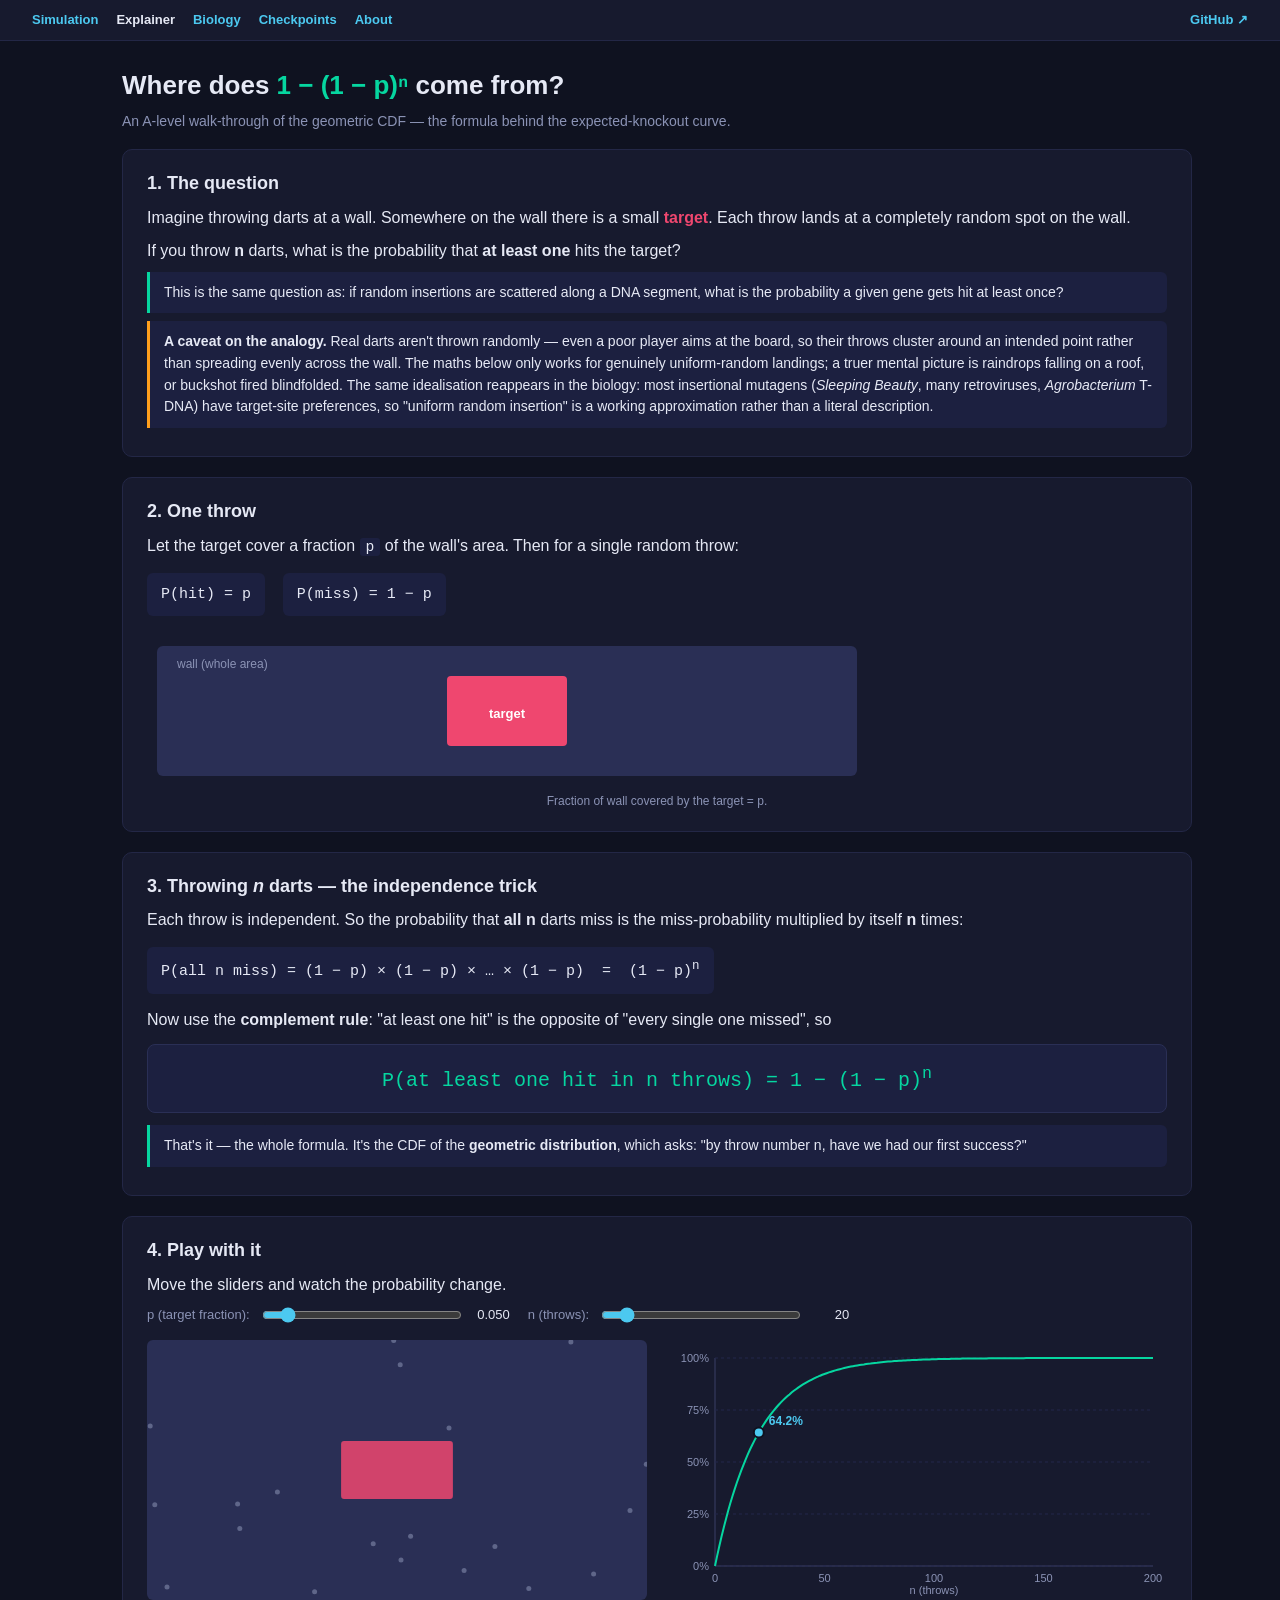
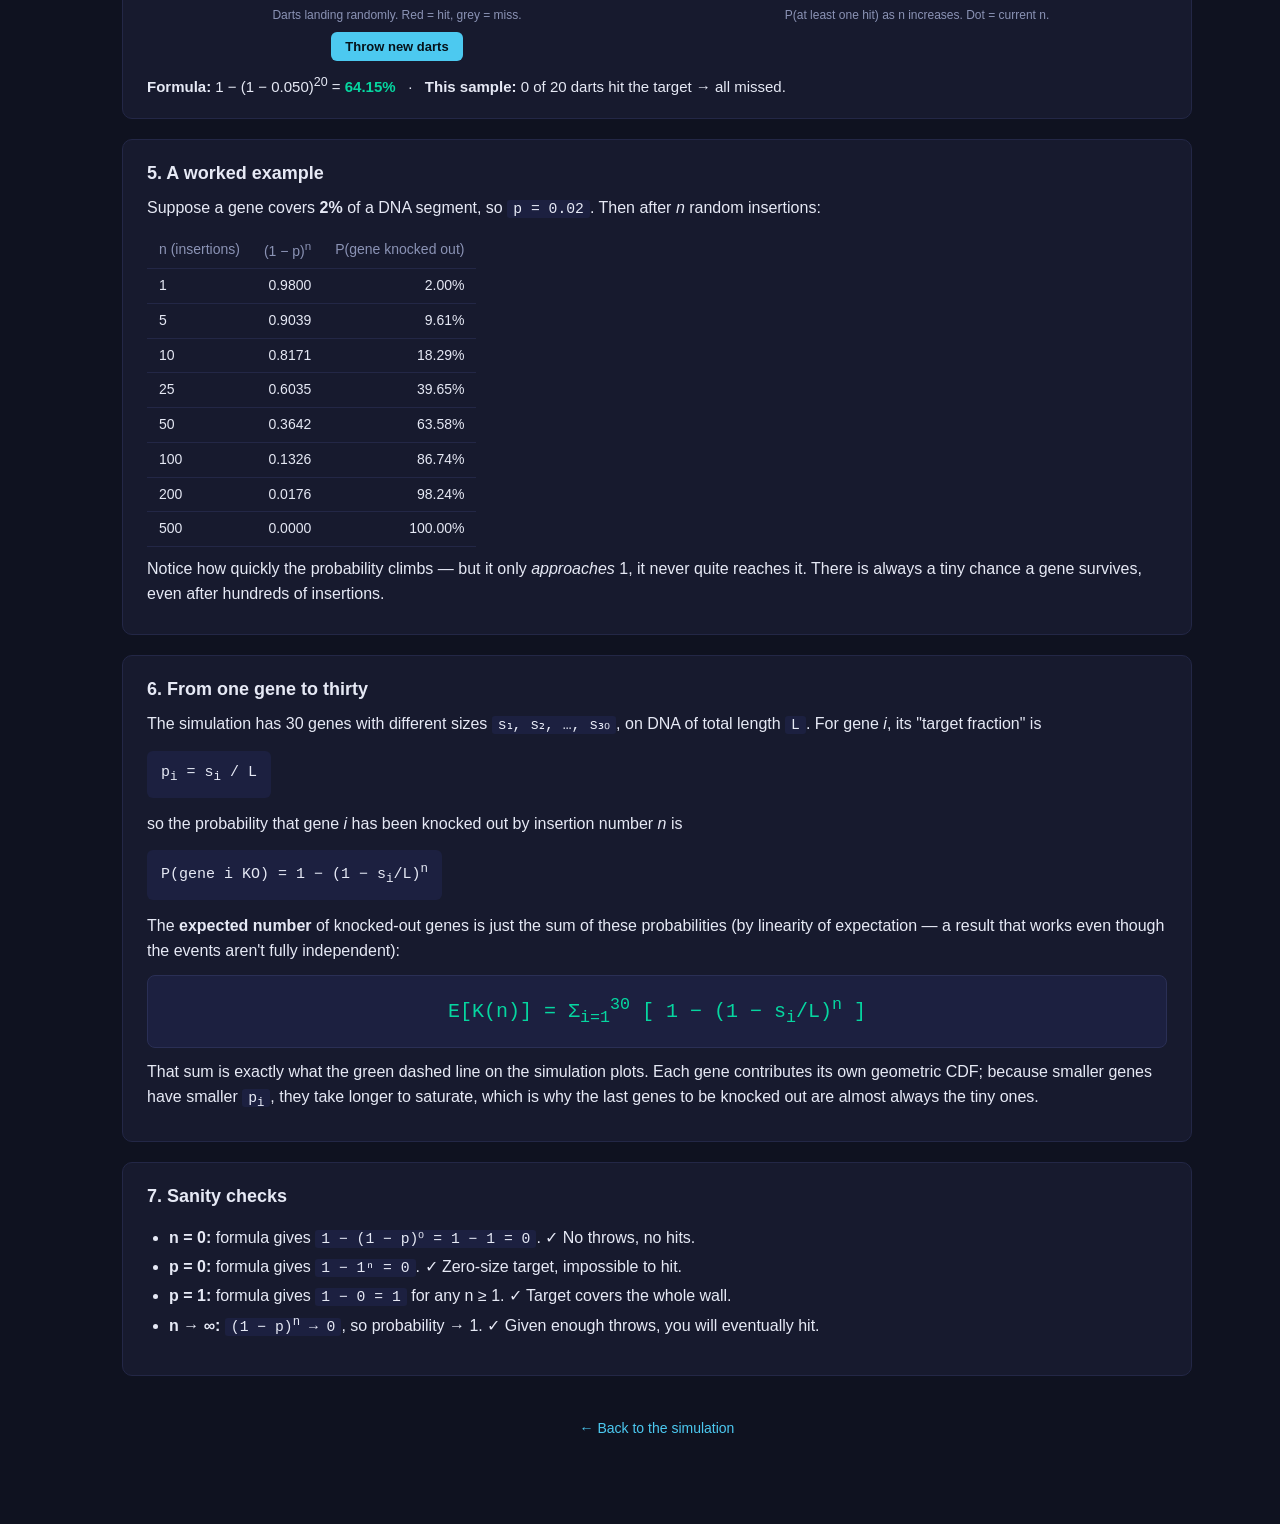
<file: explainer.html>
<!DOCTYPE html>
<html lang="en">
<head>
<meta charset="UTF-8" />
<title>Why 1 − (1 − p)ⁿ? · A-level explainer</title>
<link rel="stylesheet" href="shared.css">
<style>
  :root {
    --hit: #ef476f;
    --miss: #2a2f55;
    --gene: #3a86ff;
  }
  html, body { line-height: 1.55; }
  header {
    padding: 24px 32px 8px;
    max-width: 1100px;
    margin: 0 auto;
  }
  h1 { margin: 0; font-weight: 600; font-size: 26px; }
  h2 { font-weight: 600; font-size: 18px; margin: 0 0 8px; color: var(--ink); }
  .sub { color: var(--muted); font-size: 14px; margin-top: 6px; }

  main {
    max-width: 1100px;
    margin: 0 auto;
    padding: 8px 32px 64px;
    display: grid;
    gap: 20px;
  }
  .panel { padding: 20px 24px; }
  .formula {
    font-family: "SF Mono", Menlo, Consolas, monospace;
    background: #1c2040;
    border-radius: 6px;
    padding: 10px 14px;
    display: inline-block;
    margin: 6px 0;
    font-size: 15px;
  }
  .big-formula {
    font-family: "SF Mono", Menlo, Consolas, monospace;
    background: #1c2040;
    border: 1px solid #2a2f55;
    border-radius: 8px;
    padding: 16px 20px;
    font-size: 20px;
    text-align: center;
    margin: 12px 0;
    color: var(--good);
  }
  ul, ol { padding-left: 22px; }
  li { margin: 4px 0; }
  p { margin: 8px 0; }
  .step {
    border-left: 3px solid var(--accent);
    padding-left: 14px;
    margin: 16px 0;
  }
  .note {
    background: #1c2040;
    border-left: 3px solid var(--good);
    padding: 10px 14px;
    border-radius: 0 6px 6px 0;
    font-size: 14px;
    color: var(--ink);
  }
  .caveat {
    background: #1c2040;
    border-left: 3px solid #ff9f1c;
    padding: 10px 14px;
    border-radius: 0 6px 6px 0;
    font-size: 14px;
    color: var(--ink);
  }
  .controls { display: flex; flex-wrap: wrap; gap: 18px; align-items: center; margin: 8px 0 14px; }
  .controls label { font-size: 13px; color: var(--muted); display: flex; align-items: center; gap: 10px; }
  input[type="range"] { accent-color: var(--accent); width: 200px; }
  .val { color: var(--ink); font-variant-numeric: tabular-nums; min-width: 5ch; display: inline-block; text-align: right; }
  button {
    background: var(--accent); color: #06121a; border: 0;
    padding: 7px 14px; border-radius: 6px;
    font-weight: 600; cursor: pointer; font-size: 13px;
  }
  button.secondary { background: #2a2f55; color: var(--ink); }
  table {
    border-collapse: collapse; margin: 10px 0;
    font-variant-numeric: tabular-nums;
    font-size: 14px;
  }
  th, td {
    padding: 6px 12px; border-bottom: 1px solid #232746;
    text-align: right;
  }
  th { color: var(--muted); font-weight: 500; text-align: right; }
  th:first-child, td:first-child { text-align: left; }
  svg { display: block; }
  .caption { font-size: 12px; color: var(--muted); margin-top: 6px; text-align: center; }
  .inline-code {
    font-family: "SF Mono", Menlo, Consolas, monospace;
    background: #1c2040; padding: 1px 6px; border-radius: 3px;
    font-size: 0.92em;
  }
</style>
</head>
<body>

<nav class="nav">
  <a href="index.html">Simulation</a>
  <a href="explainer.html" class="active">Explainer</a>
  <a href="biology.html">Biology</a>
  <a href="checkpoints.html">Checkpoints</a>
  <a href="about.html">About</a>
  <span class="spacer"></span>
  <a href="https://github.com/seanvw/mutagenesis" target="_blank" rel="noopener">GitHub ↗</a>
</nav>

<header>
  <h1>Where does <span style="color: var(--good)">1 − (1 − p)ⁿ</span> come from?</h1>
  <div class="sub">An A-level walk-through of the geometric CDF — the formula behind the expected-knockout curve.</div>
</header>

<main>

  <!-- Section 1: Setup -->
  <section class="panel">
    <h2>1. The question</h2>
    <p>Imagine throwing darts at a wall. Somewhere on the wall there is a small <b style="color: var(--hit)">target</b>.
    Each throw lands at a completely random spot on the wall.</p>
    <p>If you throw <b>n</b> darts, what is the probability that <b>at least one</b> hits the target?</p>
    <p class="note">This is the same question as: if random insertions are scattered along a DNA segment, what is the probability a given gene gets hit at least once?</p>
    <p class="caveat"><b>A caveat on the analogy.</b> Real darts aren't thrown randomly — even a poor player aims at the board, so their throws cluster around an intended point rather than spreading evenly across the wall. The maths below only works for genuinely uniform-random landings; a truer mental picture is raindrops falling on a roof, or buckshot fired blindfolded. The same idealisation reappears in the biology: most insertional mutagens (<i>Sleeping Beauty</i>, many retroviruses, <i>Agrobacterium</i> T-DNA) have target-site preferences, so "uniform random insertion" is a working approximation rather than a literal description.</p>
  </section>

  <!-- Section 2: One throw -->
  <section class="panel">
    <h2>2. One throw</h2>
    <p>Let the target cover a fraction <span class="inline-code">p</span> of the wall's area. Then for a single random throw:</p>
    <div class="formula">P(hit) = p</div>
    &nbsp;&nbsp;
    <div class="formula">P(miss) = 1 − p</div>

    <div style="margin-top: 14px;">
      <svg width="720" height="150" viewBox="0 0 720 150" aria-label="Wall with target">
        <rect x="10" y="10" width="700" height="130" fill="#2a2f55" rx="6"/>
        <rect id="dartTarget" x="300" y="40" width="120" height="70" fill="#ef476f" rx="4"/>
        <text x="360" y="82" text-anchor="middle" fill="#fff" font-size="13" font-weight="600" pointer-events="none">target</text>
        <text x="30" y="32" fill="#8b93b5" font-size="12">wall (whole area)</text>
      </svg>
      <div class="caption">Fraction of wall covered by the target = p.</div>
    </div>
  </section>

  <!-- Section 3: Multiple throws -->
  <section class="panel">
    <h2>3. Throwing <i>n</i> darts — the independence trick</h2>
    <p>Each throw is independent. So the probability that <b>all n</b> darts miss is the miss-probability multiplied by itself <b>n</b> times:</p>
    <div class="formula">P(all n miss) = (1 − p) × (1 − p) × … × (1 − p) &nbsp;=&nbsp; (1 − p)<sup>n</sup></div>

    <p>Now use the <b>complement rule</b>: "at least one hit" is the opposite of "every single one missed", so</p>

    <div class="big-formula">P(at least one hit in n throws) = 1 − (1 − p)<sup>n</sup></div>

    <p class="note">That's it — the whole formula. It's the CDF of the <b>geometric distribution</b>, which asks: "by throw number n, have we had our first success?"</p>
  </section>

  <!-- Section 4: Interactive -->
  <section class="panel">
    <h2>4. Play with it</h2>
    <p>Move the sliders and watch the probability change.</p>

    <div class="controls">
      <label>p (target fraction): <input id="p" type="range" min="0.001" max="0.5" step="0.001" value="0.05" />
        <span class="val" id="pVal">0.050</span></label>
      <label>n (throws): <input id="n" type="range" min="1" max="200" step="1" value="20" />
        <span class="val" id="nVal">20</span></label>
    </div>

    <div style="display: grid; grid-template-columns: 1fr 1fr; gap: 20px; align-items: start;">
      <div>
        <svg id="wall" width="500" height="260" viewBox="0 0 500 260" aria-label="Simulation wall"></svg>
        <div class="caption">Darts landing randomly. Red = hit, grey = miss.</div>
        <div style="text-align: center; margin-top: 8px;">
          <button id="throwBtn">Throw new darts</button>
        </div>
      </div>
      <div>
        <svg id="probCurve" width="500" height="260" viewBox="0 0 500 260" aria-label="Probability curve"></svg>
        <div class="caption">P(at least one hit) as n increases. Dot = current n.</div>
      </div>
    </div>

    <div id="readout" style="margin-top: 12px; font-size: 15px;"></div>
  </section>

  <!-- Section 5: Numeric example -->
  <section class="panel">
    <h2>5. A worked example</h2>
    <p>Suppose a gene covers <b>2%</b> of a DNA segment, so <span class="inline-code">p = 0.02</span>. Then after <i>n</i> random insertions:</p>

    <table>
      <thead>
        <tr><th>n (insertions)</th><th>(1 − p)<sup>n</sup></th><th>P(gene knocked out)</th></tr>
      </thead>
      <tbody id="exampleTable"></tbody>
    </table>

    <p>Notice how quickly the probability climbs — but it only <i>approaches</i> 1, it never quite reaches it. There is always a tiny chance a gene survives, even after hundreds of insertions.</p>
  </section>

  <!-- Section 6: Linking to 30 genes -->
  <section class="panel">
    <h2>6. From one gene to thirty</h2>
    <p>The simulation has 30 genes with different sizes <span class="inline-code">s₁, s₂, …, s₃₀</span>, on DNA of total length <span class="inline-code">L</span>. For gene <i>i</i>, its "target fraction" is</p>
    <div class="formula">p<sub>i</sub> = s<sub>i</sub> / L</div>
    <p>so the probability that gene <i>i</i> has been knocked out by insertion number <i>n</i> is</p>
    <div class="formula">P(gene i KO) = 1 − (1 − s<sub>i</sub>/L)<sup>n</sup></div>

    <p>The <b>expected number</b> of knocked-out genes is just the sum of these probabilities (by linearity of expectation — a result that works even though the events aren't fully independent):</p>

    <div class="big-formula">E[K(n)] = Σ<sub>i=1</sub><sup>30</sup> [ 1 − (1 − s<sub>i</sub>/L)<sup>n</sup> ]</div>

    <p>That sum is exactly what the green dashed line on the simulation plots. Each gene contributes its own geometric CDF; because smaller genes have smaller <span class="inline-code">p<sub>i</sub></span>, they take longer to saturate, which is why the last genes to be knocked out are almost always the tiny ones.</p>
  </section>

  <!-- Section 7: Sanity checks -->
  <section class="panel">
    <h2>7. Sanity checks</h2>
    <ul>
      <li><b>n = 0:</b> formula gives <span class="inline-code">1 − (1 − p)⁰ = 1 − 1 = 0</span>. ✓ No throws, no hits.</li>
      <li><b>p = 0:</b> formula gives <span class="inline-code">1 − 1ⁿ = 0</span>. ✓ Zero-size target, impossible to hit.</li>
      <li><b>p = 1:</b> formula gives <span class="inline-code">1 − 0 = 1</span> for any n ≥ 1. ✓ Target covers the whole wall.</li>
      <li><b>n → ∞:</b> <span class="inline-code">(1 − p)<sup>n</sup> → 0</span>, so probability → 1. ✓ Given enough throws, you will eventually hit.</li>
    </ul>
  </section>

  <section class="panel" style="background: transparent; border: 0; text-align: center;">
    <a href="index.html" style="color: var(--accent); text-decoration: none; font-size: 14px;">← Back to the simulation</a>
  </section>

</main>

<script>
(() => {
  const p = document.getElementById('p');
  const n = document.getElementById('n');
  const pVal = document.getElementById('pVal');
  const nVal = document.getElementById('nVal');
  const wall = document.getElementById('wall');
  const probCurve = document.getElementById('probCurve');
  const readout = document.getElementById('readout');
  const throwBtn = document.getElementById('throwBtn');

  // Wall config
  const W = 500, H = 260;
  // Target positioned in the middle of the wall; size driven by p (area fraction)
  function targetRect(pVal) {
    // Keep rectangle's aspect ratio same as wall.
    const area = W * H * pVal;
    const ratio = W / H;
    const th = Math.sqrt(area / ratio);
    const tw = ratio * th;
    return {
      x: (W - tw) / 2,
      y: (H - th) / 2,
      w: tw,
      h: th
    };
  }

  let darts = [];
  function regenerateDarts() {
    const N = Number(n.value);
    darts = [];
    for (let i = 0; i < N; i++) {
      darts.push({ x: Math.random() * W, y: Math.random() * H });
    }
    renderWall();
  }

  function renderWall() {
    const pv = Number(p.value);
    const N = Number(n.value);
    const t = targetRect(pv);
    let svg = '';
    svg += `<rect x="0" y="0" width="${W}" height="${H}" fill="#2a2f55" rx="6"/>`;
    svg += `<rect x="${t.x}" y="${t.y}" width="${t.w}" height="${t.h}" fill="#ef476f" opacity="0.85" rx="3"/>`;
    let hits = 0;
    // Use only the first N darts
    for (let i = 0; i < N && i < darts.length; i++) {
      const d = darts[i];
      const hit = d.x >= t.x && d.x <= t.x + t.w && d.y >= t.y && d.y <= t.y + t.h;
      if (hit) hits++;
      svg += `<circle cx="${d.x.toFixed(1)}" cy="${d.y.toFixed(1)}" r="2.5" fill="${hit ? '#ffd166' : '#8b93b5'}" opacity="${hit ? 1 : 0.55}"/>`;
    }
    wall.innerHTML = svg;
    return hits;
  }

  function renderCurve() {
    const pv = Number(p.value);
    const N = Number(n.value);
    const PAD_L = 48, PAD_R = 14, PAD_T = 18, PAD_B = 34;
    const PW = W - PAD_L - PAD_R;
    const PH = H - PAD_T - PAD_B;

    const xMax = Math.max(Number(n.max), N);
    const xScale = x => PAD_L + (x / xMax) * PW;
    const yScale = y => PAD_T + (1 - y) * PH;

    let svg = '';
    // axes
    svg += `<line x1="${PAD_L}" y1="${PAD_T}" x2="${PAD_L}" y2="${PAD_T+PH}" stroke="#3a3f66"/>`;
    svg += `<line x1="${PAD_L}" y1="${PAD_T+PH}" x2="${PAD_L+PW}" y2="${PAD_T+PH}" stroke="#3a3f66"/>`;
    // y labels
    for (let q = 0; q <= 1.0001; q += 0.25) {
      const y = yScale(q);
      svg += `<line x1="${PAD_L}" y1="${y}" x2="${PAD_L+PW}" y2="${y}" stroke="#23274a" stroke-dasharray="3,3"/>`;
      svg += `<text x="${PAD_L-6}" y="${y+4}" fill="#8b93b5" font-size="11" text-anchor="end">${(q*100).toFixed(0)}%</text>`;
    }
    // x labels
    for (let i = 0; i <= 4; i++) {
      const xv = Math.round((xMax * i) / 4);
      const x = xScale(xv);
      svg += `<text x="${x}" y="${PAD_T+PH+16}" fill="#8b93b5" font-size="11" text-anchor="middle">${xv}</text>`;
    }
    // curve
    let d = '';
    const STEPS = 200;
    for (let i = 0; i <= STEPS; i++) {
      const xv = (xMax * i) / STEPS;
      const yv = 1 - Math.pow(1 - pv, xv);
      d += (i === 0 ? 'M' : 'L') + xScale(xv).toFixed(1) + ',' + yScale(yv).toFixed(1) + ' ';
    }
    svg += `<path d="${d}" fill="none" stroke="#06d6a0" stroke-width="2"/>`;
    // current point
    const curY = 1 - Math.pow(1 - pv, N);
    svg += `<circle cx="${xScale(N)}" cy="${yScale(curY)}" r="5" fill="#4cc9f0" stroke="#0f1220" stroke-width="2"/>`;
    svg += `<text x="${xScale(N) + 10}" y="${yScale(curY) - 8}" fill="#4cc9f0" font-size="12" font-weight="600">${(curY*100).toFixed(1)}%</text>`;

    // Axis titles
    svg += `<text x="${PAD_L+PW/2}" y="${H-6}" fill="#8b93b5" font-size="11" text-anchor="middle">n (throws)</text>`;

    probCurve.innerHTML = svg;
  }

  function updateReadout() {
    const pv = Number(p.value);
    const N = Number(n.value);
    const theoretical = 1 - Math.pow(1 - pv, N);
    const hits = renderWall();
    const empirical = hits > 0 ? 1 : 0;
    readout.innerHTML =
      `<b>Formula:</b> 1 − (1 − ${pv.toFixed(3)})<sup>${N}</sup> = <b style="color: var(--good)">${(theoretical*100).toFixed(2)}%</b> &nbsp; · &nbsp;
       <b>This sample:</b> ${hits} of ${N} darts hit the target → ${hits > 0 ? 'at least one hit ✓' : 'all missed'}.`;
    renderCurve();
  }

  p.addEventListener('input', () => {
    pVal.textContent = Number(p.value).toFixed(3);
    updateReadout();
  });
  n.addEventListener('input', () => {
    nVal.textContent = n.value;
    // Top up darts if n grew beyond current list
    while (darts.length < Number(n.value)) {
      darts.push({ x: Math.random() * W, y: Math.random() * H });
    }
    updateReadout();
  });
  throwBtn.addEventListener('click', () => { regenerateDarts(); updateReadout(); });

  // Numeric example table (p = 0.02)
  const examplePs = [1, 5, 10, 25, 50, 100, 200, 500];
  const pExample = 0.02;
  const tbody = document.getElementById('exampleTable');
  let rows = '';
  for (const nn of examplePs) {
    const surv = Math.pow(1 - pExample, nn);
    rows += `<tr><td>${nn}</td><td>${surv.toFixed(4)}</td><td>${((1-surv)*100).toFixed(2)}%</td></tr>`;
  }
  tbody.innerHTML = rows;

  // Init
  pVal.textContent = Number(p.value).toFixed(3);
  nVal.textContent = n.value;
  regenerateDarts();
  updateReadout();
})();
</script>
</body>
</html>
</file>
<file: shared.css>
/* Shared palette, body, nav, and panel-base styles for every page.
   Page-specific styles (controls, charts, prose, tables, …) live inline
   in each HTML file alongside any extra CSS custom properties. */

:root {
  --bg: #0f1220;
  --panel: #171a2e;
  --ink: #e6e9f5;
  --muted: #8b93b5;
  --accent: #4cc9f0;
  --good: #06d6a0;
}

* { box-sizing: border-box; }

html, body {
  margin: 0; padding: 0;
  background: var(--bg); color: var(--ink);
  font-family: -apple-system, BlinkMacSystemFont, "Segoe UI", Helvetica, Arial, sans-serif;
  min-height: 100vh;
}

.nav {
  display: flex;
  gap: 18px;
  padding: 10px 32px;
  background: var(--panel);
  border-bottom: 1px solid #232746;
  font-size: 13px;
}
.nav a {
  color: var(--accent);
  text-decoration: none;
  font-weight: 600;
}
.nav a:hover { text-decoration: underline; }
.nav a.active { color: var(--ink); }
.nav .spacer { flex: 1; }

.panel {
  background: var(--panel);
  border: 1px solid #232746;
  border-radius: 10px;
}
</file>
